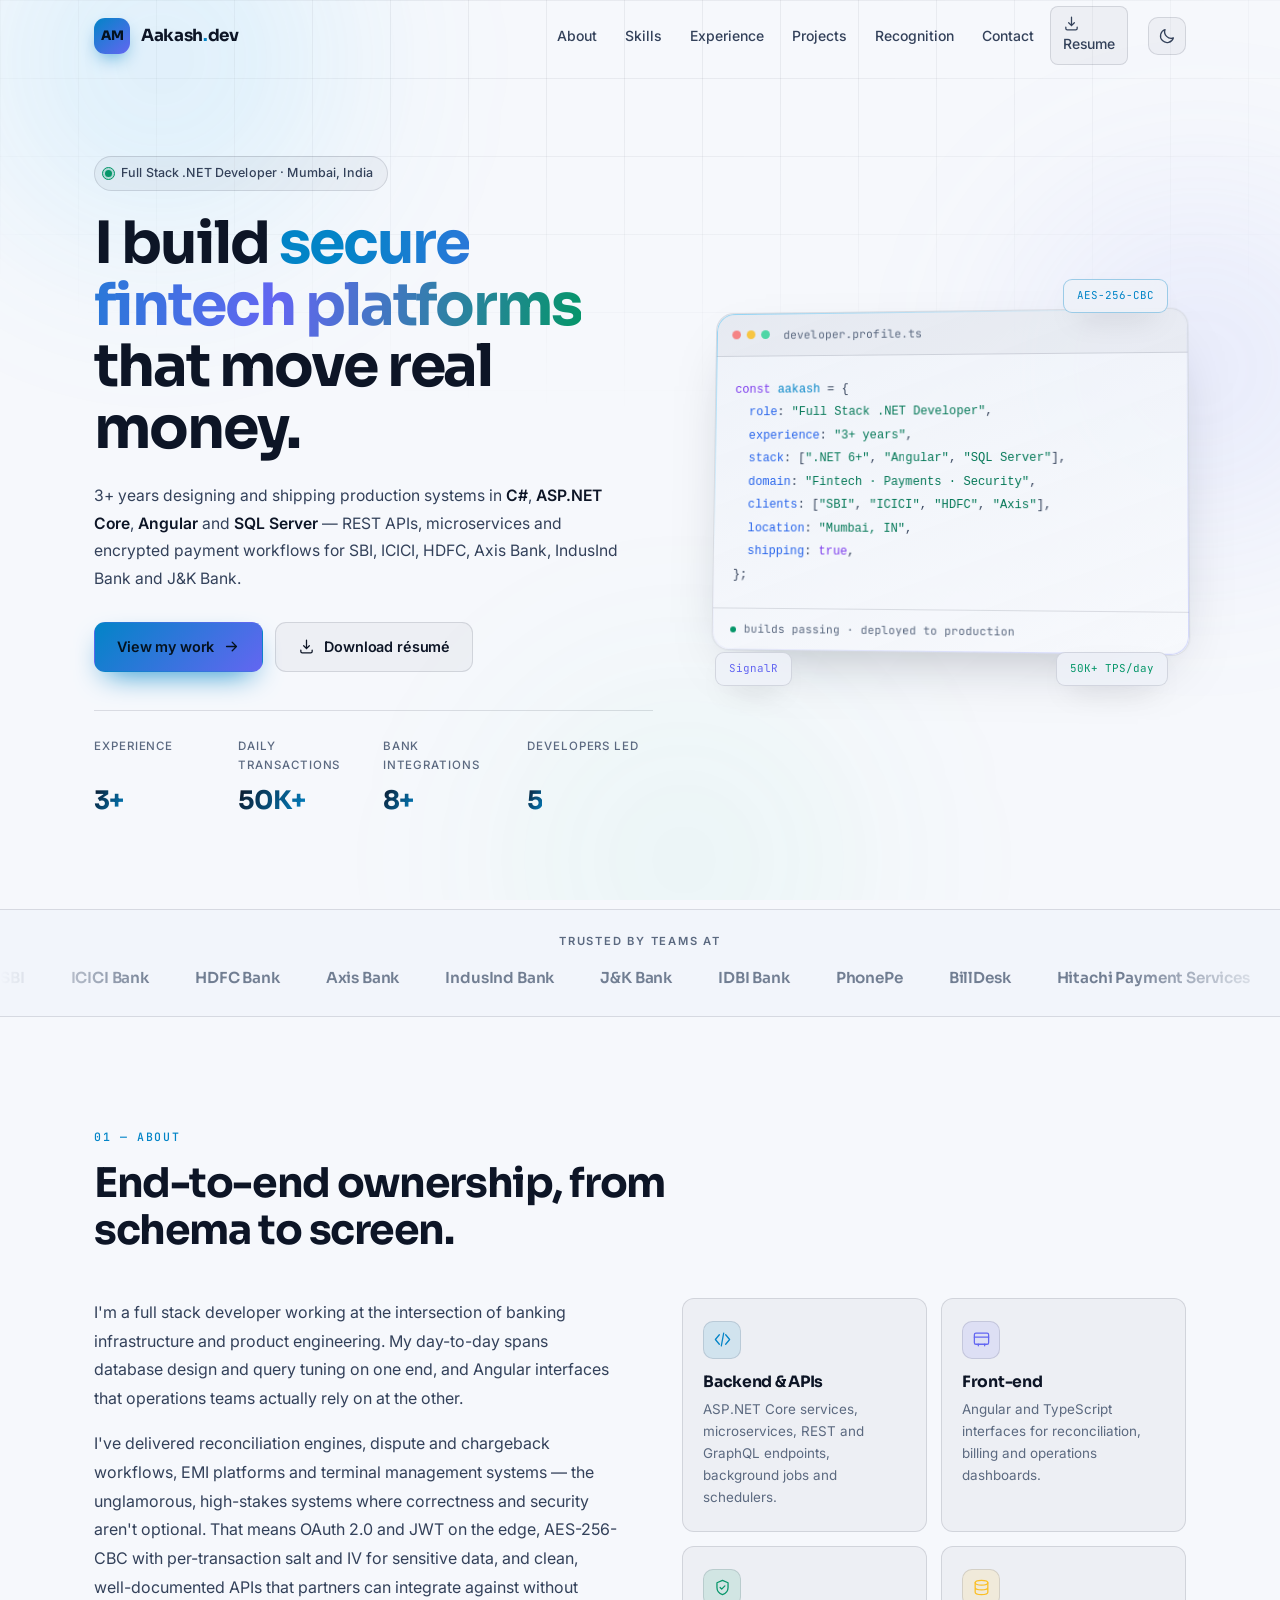
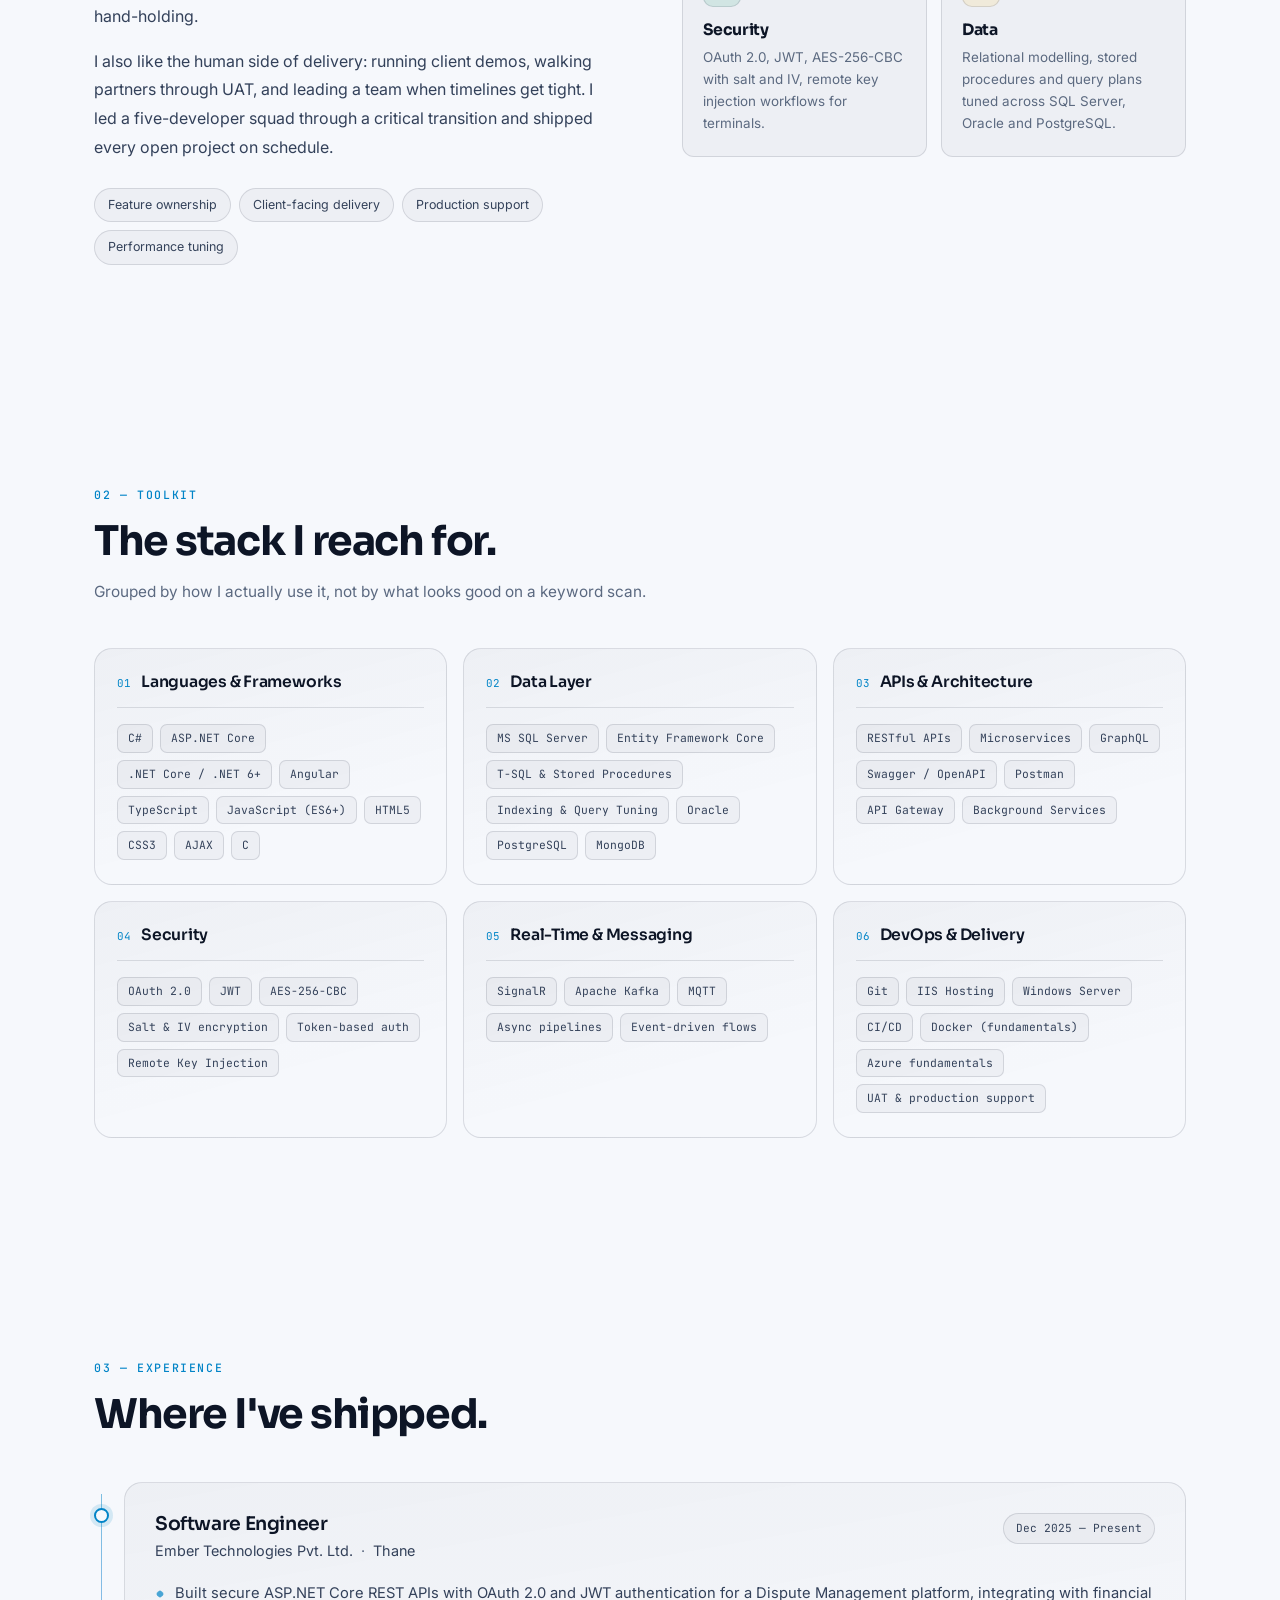
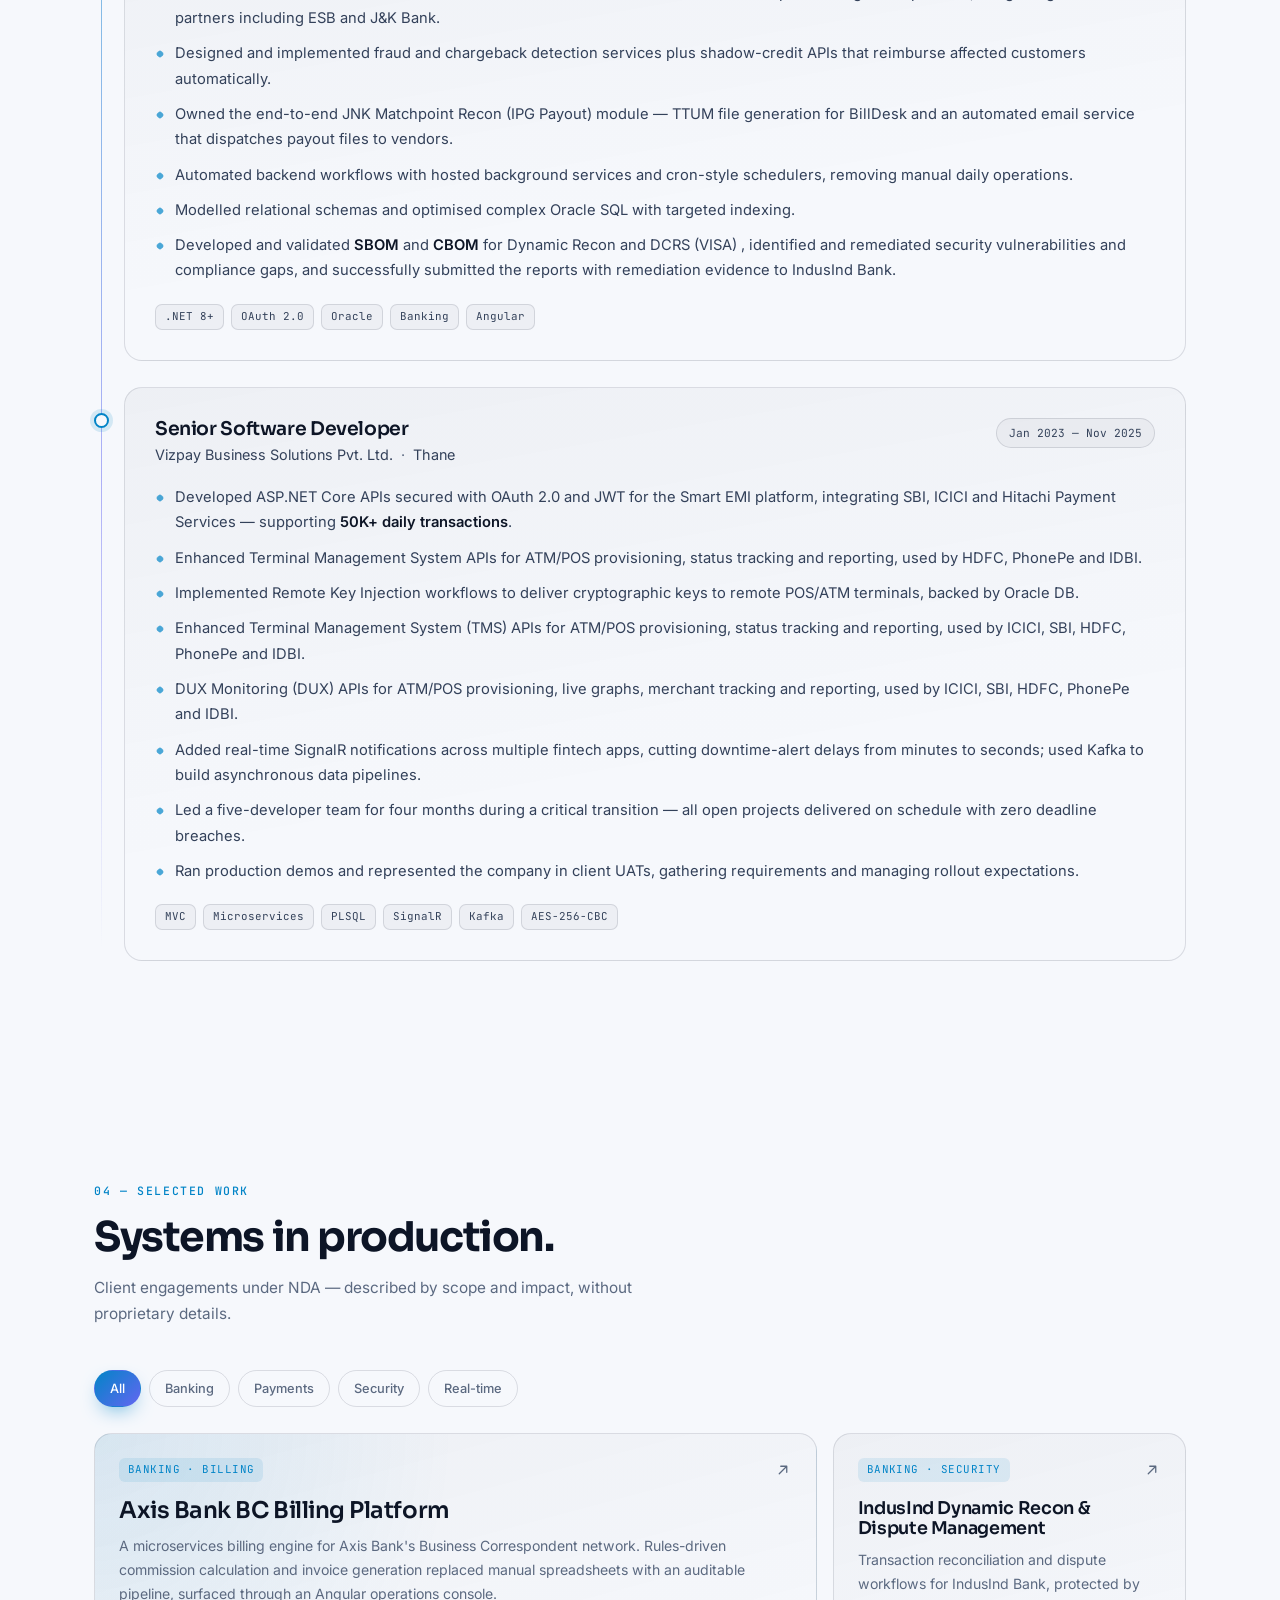
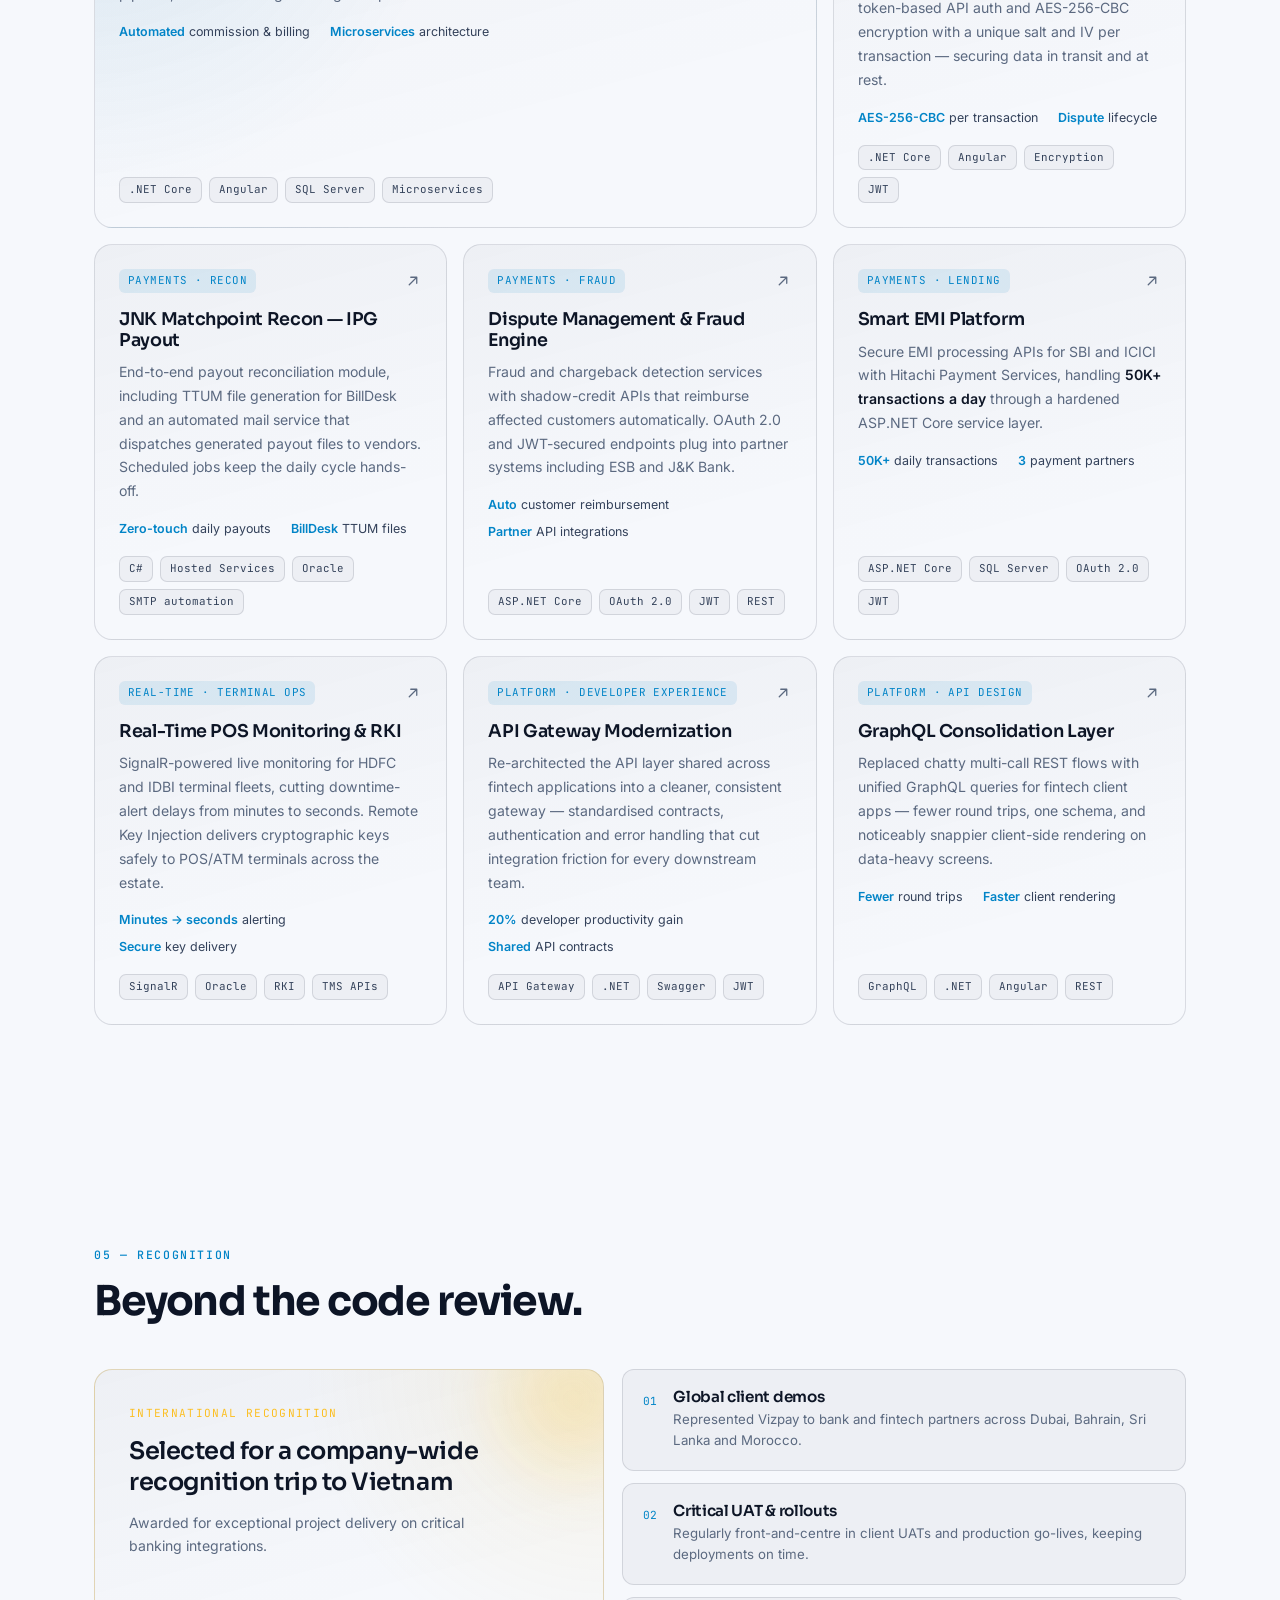
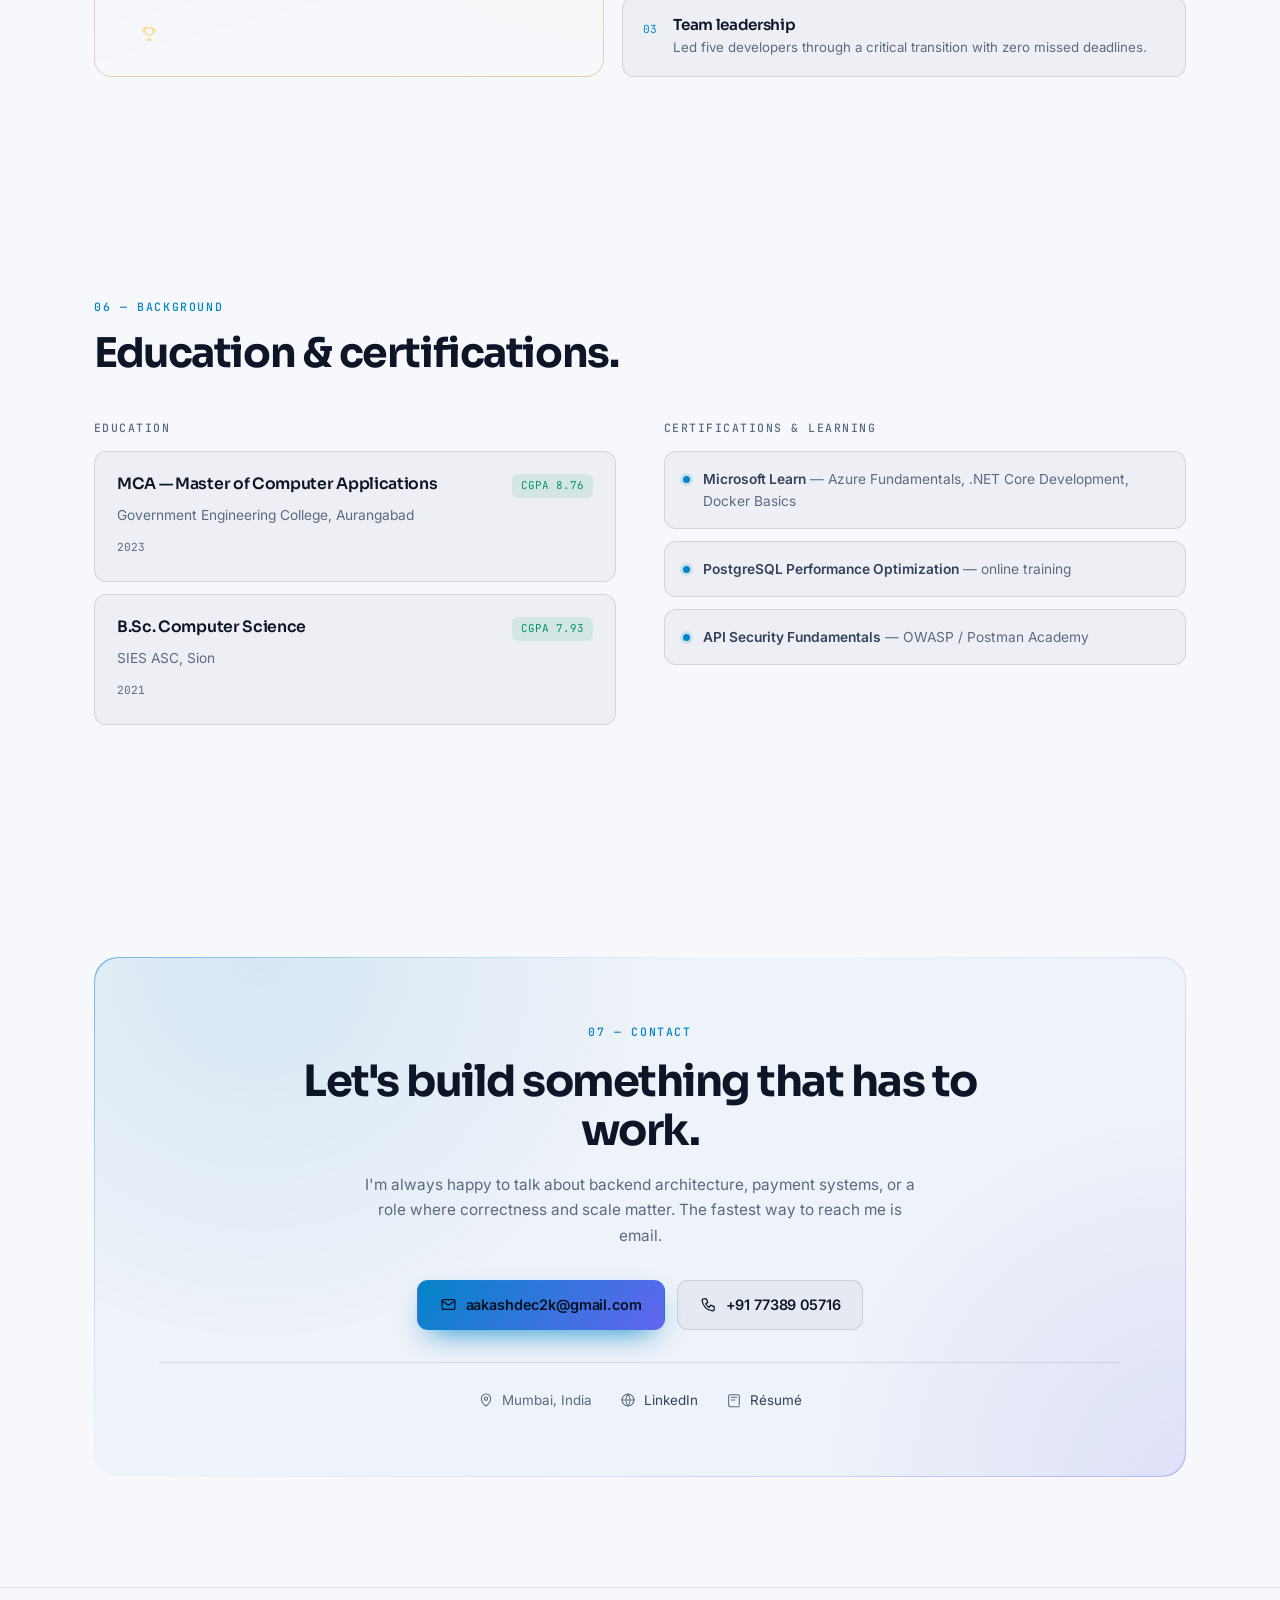
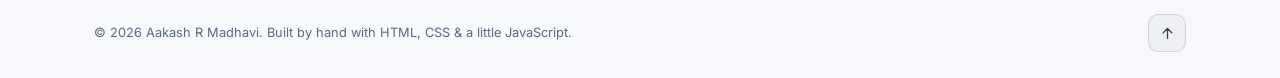
<file: index.html>
<!DOCTYPE html>
<html lang="en" data-theme="dark">
<head>
  <meta charset="UTF-8" />
  <meta name="viewport" content="width=device-width, initial-scale=1.0" />
  <title>Aakash R Madhavi — Full Stack .NET Developer</title>
  <meta name="description" content="Full Stack .NET Developer with 3+ years building secure, high-throughput fintech platforms with C#, ASP.NET Core, Angular and SQL Server for leading banks and payment networks." />
  <meta name="author" content="Aakash R Madhavi" />
  <meta name="theme-color" content="#060a12" />

  <!-- Open Graph / social preview -->
  <meta property="og:type" content="website" />
  <meta property="og:title" content="Aakash R Madhavi — Full Stack .NET Developer" />
  <meta property="og:description" content="Secure, scalable fintech platforms in .NET Core, Angular and SQL Server. Built for SBI, ICICI, HDFC, Axis, IndusInd and J&K Bank." />
  <meta name="twitter:card" content="summary_large_image" />

  <link rel="icon" href="data:image/svg+xml,<svg xmlns='http://www.w3.org/2000/svg' viewBox='0 0 100 100'><rect width='100' height='100' rx='24' fill='%23060a12'/><text x='50' y='68' font-family='Segoe UI,Arial' font-size='46' font-weight='700' fill='%2338bdf8' text-anchor='middle'>AM</text></svg>" />

  <link rel="preconnect" href="https://fonts.googleapis.com" />
  <link rel="preconnect" href="https://fonts.gstatic.com" crossorigin />
  <link href="https://fonts.googleapis.com/css2?family=Inter:wght@400;500;600;700&family=JetBrains+Mono:wght@400;500&family=Sora:wght@500;600;700;800&display=swap" rel="stylesheet" />

  <link rel="stylesheet" href="assets/css/style.css" />

  <script type="application/ld+json">
  {
    "@context": "https://schema.org",
    "@type": "Person",
    "name": "Aakash R Madhavi",
    "jobTitle": "Full Stack .NET Developer",
    "email": "mailto:aakashdec2k@gmail.com",
    "telephone": "+91-7738905716",
    "address": { "@type": "PostalAddress", "addressLocality": "Mumbai", "addressCountry": "IN" },
    "knowsAbout": ["C#", "ASP.NET Core", ".NET 6+", "Angular", "SQL Server", "Microservices", "REST APIs", "OAuth 2.0", "JWT", "SignalR", "Kafka"],
    "alumniOf": [
      { "@type": "CollegeOrUniversity", "name": "Government Engineering College, Aurangabad" },
      { "@type": "CollegeOrUniversity", "name": "SIES ASC, Sion" }
    ]
  }
  </script>
</head>
<body>
  <a class="skip-link" href="#main">Skip to content</a>

  <div class="bg-aurora" aria-hidden="true">
    <span class="blob blob-1"></span>
    <span class="blob blob-2"></span>
    <span class="blob blob-3"></span>
    <span class="grid-overlay"></span>
  </div>

  <header class="site-header" id="top">
    <nav class="nav container" aria-label="Primary">
      <a class="brand" href="#top" aria-label="Aakash Madhavi — home">
        <span class="brand-mark">AM</span>
        <span class="brand-text">Aakash<span class="dot">.</span>dev</span>
      </a>

      <button class="nav-toggle" id="navToggle" aria-label="Toggle navigation" aria-expanded="false" aria-controls="navLinks">
        <span></span><span></span><span></span>
      </button>

      <ul class="nav-links" id="navLinks">
        <li><a href="#about">About</a></li>
        <li><a href="#skills">Skills</a></li>
        <li><a href="#experience">Experience</a></li>
        <li><a href="#projects">Projects</a></li>
        <li><a href="#recognition">Recognition</a></li>
        <li><a href="#contact">Contact</a></li>
        <li>
          <a class="btn btn-sm btn-ghost" href="resume.html">
            <svg viewBox="0 0 24 24" aria-hidden="true"><path d="M12 3v12m0 0 4-4m-4 4-4-4M4 17v2a2 2 0 0 0 2 2h12a2 2 0 0 0 2-2v-2"/></svg>
            Resume
          </a>
        </li>
      </ul>

      <button class="theme-toggle" id="themeToggle" aria-label="Switch to light theme" title="Toggle theme">
        <svg class="icon-sun" viewBox="0 0 24 24" aria-hidden="true"><circle cx="12" cy="12" r="4.2"/><path d="M12 2v2.2M12 19.8V22M2 12h2.2M19.8 12H22M4.9 4.9l1.6 1.6M17.5 17.5l1.6 1.6M19.1 4.9l-1.6 1.6M6.5 17.5l-1.6 1.6"/></svg>
        <svg class="icon-moon" viewBox="0 0 24 24" aria-hidden="true"><path d="M20.5 14.6A8.7 8.7 0 0 1 9.4 3.5a8.8 8.8 0 1 0 11.1 11.1Z"/></svg>
      </button>
    </nav>
  </header>

  <main id="main">
    <!-- ================= HERO ================= -->
    <section class="hero container" aria-labelledby="hero-title">
      <div class="hero-copy">
        <p class="eyebrow reveal">
          <span class="status-dot" aria-hidden="true"></span>
          Full Stack .NET Developer · Mumbai, India
        </p>

        <h1 id="hero-title" class="reveal">
          I build <span class="grad-text">secure fintech platforms</span> that move real money.
        </h1>

        <p class="hero-lede reveal">
          3+ years designing and shipping production systems in <strong>C#</strong>,
          <strong>ASP.NET Core</strong>, <strong>Angular</strong> and <strong>SQL Server</strong> —
          REST APIs, microservices and encrypted payment workflows for SBI, ICICI, HDFC,
          Axis Bank, IndusInd Bank and J&amp;K Bank.
        </p>

        <div class="hero-actions reveal">
          <a class="btn btn-primary" href="#projects">
            View my work
            <svg viewBox="0 0 24 24" aria-hidden="true"><path d="M5 12h14m0 0-6-6m6 6-6 6"/></svg>
          </a>
          <a class="btn btn-ghost" href="Aakash_Madhavi_Resume_Updated.pdf" download>
            <svg viewBox="0 0 24 24" aria-hidden="true"><path d="M12 3v12m0 0 4-4m-4 4-4-4M4 17v2a2 2 0 0 0 2 2h12a2 2 0 0 0 2-2v-2"/></svg>
            Download résumé
          </a>
        </div>

        <dl class="hero-stats reveal">
          <div class="stat">
            <dt>Experience</dt>
            <dd><span class="counter" data-target="3" data-suffix="+">0</span></dd>
          </div>
          <div class="stat">
            <dt>Daily transactions</dt>
            <dd><span class="counter" data-target="50" data-suffix="K+">0</span></dd>
          </div>
          <div class="stat">
            <dt>Bank integrations</dt>
            <dd><span class="counter" data-target="8" data-suffix="+">0</span></dd>
          </div>
          <div class="stat">
            <dt>Developers led</dt>
            <dd><span class="counter" data-target="5" data-suffix="">0</span></dd>
          </div>
        </dl>
      </div>

      <div class="hero-visual reveal" aria-hidden="true">
        <div class="code-card">
          <div class="code-head">
            <span class="code-dots"><i></i><i></i><i></i></span>
            <span class="code-file">developer.profile.ts</span>
          </div>
          <pre class="code-body"><code><span class="tok-key">const</span> <span class="tok-var">aakash</span> = {
  <span class="tok-prop">role</span>: <span class="tok-str">"Full Stack .NET Developer"</span>,
  <span class="tok-prop">experience</span>: <span class="tok-str">"3+ years"</span>,
  <span class="tok-prop">stack</span>: [<span class="tok-str">".NET 6+"</span>, <span class="tok-str">"Angular"</span>, <span class="tok-str">"SQL Server"</span>],
  <span class="tok-prop">domain</span>: <span class="tok-str">"Fintech · Payments · Security"</span>,
  <span class="tok-prop">clients</span>: [<span class="tok-str">"SBI"</span>, <span class="tok-str">"ICICI"</span>, <span class="tok-str">"HDFC"</span>, <span class="tok-str">"Axis"</span>],
  <span class="tok-prop">location</span>: <span class="tok-str">"Mumbai, IN"</span>,
  <span class="tok-prop">shipping</span>: <span class="tok-key">true</span>,
};</code></pre>
          <div class="code-foot">
            <span class="pulse-dot"></span> builds passing · deployed to production
          </div>
        </div>

        <div class="floating-chip chip-a">AES-256-CBC</div>
        <div class="floating-chip chip-b">SignalR</div>
        <div class="floating-chip chip-c">50K+ TPS/day</div>
      </div>
    </section>

    <!-- ================= MARQUEE ================= -->
    <section class="marquee-wrap" aria-label="Clients and partners">
      <p class="marquee-label">Trusted by teams at</p>
      <div class="marquee">
        <ul class="marquee-track">
          <li>SBI</li><li>ICICI Bank</li><li>HDFC Bank</li><li>Axis Bank</li><li>IndusInd Bank</li>
          <li>J&amp;K Bank</li><li>IDBI Bank</li><li>PhonePe</li><li>BillDesk</li><li>Hitachi Payment Services</li>
          <li aria-hidden="true">SBI</li><li aria-hidden="true">ICICI Bank</li><li aria-hidden="true">HDFC Bank</li>
          <li aria-hidden="true">Axis Bank</li><li aria-hidden="true">IndusInd Bank</li><li aria-hidden="true">J&amp;K Bank</li>
          <li aria-hidden="true">IDBI Bank</li><li aria-hidden="true">PhonePe</li><li aria-hidden="true">BillDesk</li>
          <li aria-hidden="true">Hitachi Payment Services</li>
        </ul>
      </div>
    </section>

    <!-- ================= ABOUT ================= -->
    <section id="about" class="section container" aria-labelledby="about-title">
      <div class="section-head reveal">
        <p class="kicker">01 — About</p>
        <h2 id="about-title">End-to-end ownership, from schema to screen.</h2>
      </div>

      <div class="about-grid">
        <div class="about-copy reveal">
          <p>
            I'm a full stack developer working at the intersection of banking infrastructure and
            product engineering. My day-to-day spans database design and query tuning on one end,
            and Angular interfaces that operations teams actually rely on at the other.
          </p>
          <p>
            I've delivered reconciliation engines, dispute and chargeback workflows, EMI platforms
            and terminal management systems — the unglamorous, high-stakes systems where correctness
            and security aren't optional. That means OAuth 2.0 and JWT on the edge, AES-256-CBC with
            per-transaction salt and IV for sensitive data, and clean, well-documented APIs that
            partners can integrate against without hand-holding.
          </p>
          <p>
            I also like the human side of delivery: running client demos, walking partners through
            UAT, and leading a team when timelines get tight. I led a five-developer squad through a
            critical transition and shipped every open project on schedule.
          </p>

          <ul class="about-chips">
            <li>Feature ownership</li>
            <li>Client-facing delivery</li>
            <li>Production support</li>
            <li>Performance tuning</li>
          </ul>
        </div>

        <div class="about-cards">
          <article class="mini-card reveal">
            <div class="mini-icon icon-blue">
              <svg viewBox="0 0 24 24" aria-hidden="true"><path d="M8 6 3 12l5 6M16 6l5 6-5 6M13.5 4l-3 16"/></svg>
            </div>
            <h3>Backend &amp; APIs</h3>
            <p>ASP.NET Core services, microservices, REST and GraphQL endpoints, background jobs and schedulers.</p>
          </article>

          <article class="mini-card reveal">
            <div class="mini-icon icon-violet">
              <svg viewBox="0 0 24 24" aria-hidden="true"><rect x="3" y="4" width="18" height="14" rx="2"/><path d="M3 9h18M8 18v2m8-2v2"/></svg>
            </div>
            <h3>Front-end</h3>
            <p>Angular and TypeScript interfaces for reconciliation, billing and operations dashboards.</p>
          </article>

          <article class="mini-card reveal">
            <div class="mini-icon icon-green">
              <svg viewBox="0 0 24 24" aria-hidden="true"><path d="M12 3l7 3v6c0 4.2-2.9 7.6-7 9-4.1-1.4-7-4.8-7-9V6l7-3Z"/><path d="m9 12 2 2 4-4"/></svg>
            </div>
            <h3>Security</h3>
            <p>OAuth 2.0, JWT, AES-256-CBC with salt and IV, remote key injection workflows for terminals.</p>
          </article>

          <article class="mini-card reveal">
            <div class="mini-icon icon-amber">
              <svg viewBox="0 0 24 24" aria-hidden="true"><ellipse cx="12" cy="6" rx="8" ry="3"/><path d="M4 6v6c0 1.7 3.6 3 8 3s8-1.3 8-3V6M4 12v6c0 1.7 3.6 3 8 3s8-1.3 8-3v-6"/></svg>
            </div>
            <h3>Data</h3>
            <p>Relational modelling, stored procedures and query plans tuned across SQL Server, Oracle and PostgreSQL.</p>
          </article>
        </div>
      </div>
    </section>

    <!-- ================= SKILLS ================= -->
    <section id="skills" class="section container" aria-labelledby="skills-title">
      <div class="section-head reveal">
        <p class="kicker">02 — Toolkit</p>
        <h2 id="skills-title">The stack I reach for.</h2>
        <p class="section-sub">Grouped by how I actually use it, not by what looks good on a keyword scan.</p>
      </div>

      <div class="skills-grid">
        <article class="skill-card reveal">
          <header><span class="skill-index">01</span><h3>Languages &amp; Frameworks</h3></header>
          <ul class="tags">
            <li>C#</li><li>ASP.NET Core</li><li>.NET Core / .NET 6+</li><li>Angular</li>
            <li>TypeScript</li><li>JavaScript (ES6+)</li><li>HTML5</li><li>CSS3</li><li>AJAX</li><li>C</li>
          </ul>
        </article>

        <article class="skill-card reveal">
          <header><span class="skill-index">02</span><h3>Data Layer</h3></header>
          <ul class="tags">
            <li>MS SQL Server</li><li>Entity Framework Core</li><li>T-SQL &amp; Stored Procedures</li>
            <li>Indexing &amp; Query Tuning</li><li>Oracle</li><li>PostgreSQL</li><li>MongoDB</li>
          </ul>
        </article>

        <article class="skill-card reveal">
          <header><span class="skill-index">03</span><h3>APIs &amp; Architecture</h3></header>
          <ul class="tags">
            <li>RESTful APIs</li><li>Microservices</li><li>GraphQL</li><li>Swagger / OpenAPI</li>
            <li>Postman</li><li>API Gateway</li><li>Background Services</li>
          </ul>
        </article>

        <article class="skill-card reveal">
          <header><span class="skill-index">04</span><h3>Security</h3></header>
          <ul class="tags">
            <li>OAuth 2.0</li><li>JWT</li><li>AES-256-CBC</li><li>Salt &amp; IV encryption</li>
            <li>Token-based auth</li><li>Remote Key Injection</li>
          </ul>
        </article>

        <article class="skill-card reveal">
          <header><span class="skill-index">05</span><h3>Real-Time &amp; Messaging</h3></header>
          <ul class="tags">
            <li>SignalR</li><li>Apache Kafka</li><li>MQTT</li><li>Async pipelines</li><li>Event-driven flows</li>
          </ul>
        </article>

        <article class="skill-card reveal">
          <header><span class="skill-index">06</span><h3>DevOps &amp; Delivery</h3></header>
          <ul class="tags">
            <li>Git</li><li>IIS Hosting</li><li>Windows Server</li><li>CI/CD</li>
            <li>Docker (fundamentals)</li><li>Azure fundamentals</li><li>UAT &amp; production support</li>
          </ul>
        </article>
      </div>
    </section>

    <!-- ================= EXPERIENCE ================= -->
    <section id="experience" class="section container" aria-labelledby="exp-title">
      <div class="section-head reveal">
        <p class="kicker">03 — Experience</p>
        <h2 id="exp-title">Where I've shipped.</h2>
      </div>

      <ol class="timeline">
        <li class="timeline-item reveal">
          <div class="timeline-dot" aria-hidden="true"></div>
          <div class="timeline-card">
            <div class="timeline-top">
              <div>
                <h3>Software Engineer</h3>
                <p class="company">Ember Technologies Pvt. Ltd. <span class="sep">·</span> Thane</p>
              </div>
              <span class="period">Dec 2025 — Present</span>
            </div>
            <ul class="bullet-list">
              <li>Built secure ASP.NET Core REST APIs with OAuth 2.0 and JWT authentication for a Dispute Management platform, integrating with financial partners including ESB and J&amp;K Bank.</li>
              <li>Designed and implemented fraud and chargeback detection services plus shadow-credit APIs that reimburse affected customers automatically.</li>
              <li>Owned the end-to-end JNK Matchpoint Recon (IPG Payout) module — TTUM file generation for BillDesk and an automated email service that dispatches payout files to vendors.</li>
              <li>Automated backend workflows with hosted background services and cron-style schedulers, removing manual daily operations.</li>
              <li>Modelled relational schemas and optimised complex Oracle SQL with targeted indexing.</li>
              <li>Developed and validated <strong>SBOM</strong> and <strong>CBOM</strong> for Dynamic Recon and DCRS (VISA) , identified and remediated security vulnerabilities and compliance gaps, and successfully submitted the reports with remediation evidence to IndusInd Bank.</li>
            </ul>
            <ul class="tags tags-sm">
              <li>.NET 8+</li><li>OAuth 2.0</li><li>Oracle</li><li>Banking</li><li>Angular</li>
            </ul>
          </div>
        </li>

        <li class="timeline-item reveal">
          <div class="timeline-dot" aria-hidden="true"></div>
          <div class="timeline-card">
            <div class="timeline-top">
              <div>
                <h3>Senior Software Developer</h3>
                <p class="company">Vizpay Business Solutions Pvt. Ltd. <span class="sep">·</span> Thane</p>
              </div>
              <span class="period">Jan 2023 — Nov 2025</span>
            </div>
            <ul class="bullet-list">
              <li>Developed ASP.NET Core APIs secured with OAuth 2.0 and JWT for the Smart EMI platform, integrating SBI, ICICI and Hitachi Payment Services — supporting <strong>50K+ daily transactions</strong>.</li>
              <li>Enhanced Terminal Management System APIs for ATM/POS provisioning, status tracking and reporting, used by HDFC, PhonePe and IDBI.</li>
              <li>Implemented Remote Key Injection workflows to deliver cryptographic keys to remote POS/ATM terminals, backed by Oracle DB.</li>
              <li>Enhanced Terminal Management System (TMS) APIs for ATM/POS provisioning, status tracking and reporting, used by ICICI, SBI, HDFC, PhonePe and IDBI.</li>
              <li>DUX Monitoring (DUX) APIs for ATM/POS provisioning, live graphs, merchant tracking and reporting, used by ICICI, SBI, HDFC, PhonePe and IDBI.</li>
              <li>Added real-time SignalR notifications across multiple fintech apps, cutting downtime-alert delays from minutes to seconds; used Kafka to build asynchronous data pipelines.</li>
              <li>Led a five-developer team for four months during a critical transition — all open projects delivered on schedule with zero deadline breaches.</li>
              <li>Ran production demos and represented the company in client UATs, gathering requirements and managing rollout expectations.</li>
            </ul>
            <ul class="tags tags-sm">
              <li>MVC</li><li>Microservices</li><li>PLSQL</li><li>SignalR</li><li>Kafka</li><li>AES-256-CBC</li>
            </ul>
          </div>
        </li>
      </ol>
    </section>

    <!-- ================= PROJECTS ================= -->
    <section id="projects" class="section container" aria-labelledby="projects-title">
      <div class="section-head reveal">
        <p class="kicker">04 — Selected work</p>
        <h2 id="projects-title">Systems in production.</h2>
        <p class="section-sub">Client engagements under NDA — described by scope and impact, without proprietary details.</p>
      </div>

      <div class="filter-bar reveal" role="group" aria-label="Filter projects">
        <button class="filter is-active" data-filter="all">All</button>
        <button class="filter" data-filter="banking">Banking</button>
        <button class="filter" data-filter="payments">Payments</button>
        <button class="filter" data-filter="security">Security</button>
        <button class="filter" data-filter="realtime">Real-time</button>
      </div>

      <div class="project-grid" id="projectGrid">
        <article class="project-card is-featured reveal" data-cat="banking">
          <div class="project-top">
            <span class="project-badge">Banking · Billing</span>
            <svg class="project-arrow" viewBox="0 0 24 24" aria-hidden="true"><path d="M7 17 17 7m0 0H9m8 0v8"/></svg>
          </div>
          <h3>Axis Bank BC Billing Platform</h3>
          <p>
            A microservices billing engine for Axis Bank's Business Correspondent network.
            Rules-driven commission calculation and invoice generation replaced manual
            spreadsheets with an auditable pipeline, surfaced through an Angular operations console.
          </p>
          <div class="project-impact">
            <span><strong>Automated</strong> commission &amp; billing</span>
            <span><strong>Microservices</strong> architecture</span>
          </div>
          <ul class="tags tags-sm">
            <li>.NET Core</li><li>Angular</li><li>SQL Server</li><li>Microservices</li>
          </ul>
        </article>

        <article class="project-card reveal" data-cat="banking security">
          <div class="project-top">
            <span class="project-badge">Banking · Security</span>
            <svg class="project-arrow" viewBox="0 0 24 24" aria-hidden="true"><path d="M7 17 17 7m0 0H9m8 0v8"/></svg>
          </div>
          <h3>IndusInd Dynamic Recon &amp; Dispute Management</h3>
          <p>
            Transaction reconciliation and dispute workflows for IndusInd Bank, protected by
            token-based API auth and AES-256-CBC encryption with a unique salt and IV per
            transaction — securing data in transit and at rest.
          </p>
          <div class="project-impact">
            <span><strong>AES-256-CBC</strong> per transaction</span>
            <span><strong>Dispute</strong> lifecycle</span>
          </div>
          <ul class="tags tags-sm">
            <li>.NET Core</li><li>Angular</li><li>Encryption</li><li>JWT</li>
          </ul>
        </article>

        <article class="project-card reveal" data-cat="payments">
          <div class="project-top">
            <span class="project-badge">Payments · Recon</span>
            <svg class="project-arrow" viewBox="0 0 24 24" aria-hidden="true"><path d="M7 17 17 7m0 0H9m8 0v8"/></svg>
          </div>
          <h3>JNK Matchpoint Recon — IPG Payout</h3>
          <p>
            End-to-end payout reconciliation module, including TTUM file generation for BillDesk
            and an automated mail service that dispatches generated payout files to vendors.
            Scheduled jobs keep the daily cycle hands-off.
          </p>
          <div class="project-impact">
            <span><strong>Zero-touch</strong> daily payouts</span>
            <span><strong>BillDesk</strong> TTUM files</span>
          </div>
          <ul class="tags tags-sm">
            <li>C#</li><li>Hosted Services</li><li>Oracle</li><li>SMTP automation</li>
          </ul>
        </article>

        <article class="project-card reveal" data-cat="payments security">
          <div class="project-top">
            <span class="project-badge">Payments · Fraud</span>
            <svg class="project-arrow" viewBox="0 0 24 24" aria-hidden="true"><path d="M7 17 17 7m0 0H9m8 0v8"/></svg>
          </div>
          <h3>Dispute Management &amp; Fraud Engine</h3>
          <p>
            Fraud and chargeback detection services with shadow-credit APIs that reimburse
            affected customers automatically. OAuth 2.0 and JWT-secured endpoints plug into
            partner systems including ESB and J&amp;K Bank.
          </p>
          <div class="project-impact">
            <span><strong>Auto</strong> customer reimbursement</span>
            <span><strong>Partner</strong> API integrations</span>
          </div>
          <ul class="tags tags-sm">
            <li>ASP.NET Core</li><li>OAuth 2.0</li><li>JWT</li><li>REST</li>
          </ul>
        </article>

        <article class="project-card reveal" data-cat="payments">
          <div class="project-top">
            <span class="project-badge">Payments · Lending</span>
            <svg class="project-arrow" viewBox="0 0 24 24" aria-hidden="true"><path d="M7 17 17 7m0 0H9m8 0v8"/></svg>
          </div>
          <h3>Smart EMI Platform</h3>
          <p>
            Secure EMI processing APIs for SBI and ICICI with Hitachi Payment Services,
            handling <strong>50K+ transactions a day</strong> through a hardened ASP.NET Core
            service layer.
          </p>
          <div class="project-impact">
            <span><strong>50K+</strong> daily transactions</span>
            <span><strong>3</strong> payment partners</span>
          </div>
          <ul class="tags tags-sm">
            <li>ASP.NET Core</li><li>SQL Server</li><li>OAuth 2.0</li><li>JWT</li>
          </ul>
        </article>

        <article class="project-card reveal" data-cat="realtime security">
          <div class="project-top">
            <span class="project-badge">Real-time · Terminal ops</span>
            <svg class="project-arrow" viewBox="0 0 24 24" aria-hidden="true"><path d="M7 17 17 7m0 0H9m8 0v8"/></svg>
          </div>
          <h3>Real-Time POS Monitoring &amp; RKI</h3>
          <p>
            SignalR-powered live monitoring for HDFC and IDBI terminal fleets, cutting
            downtime-alert delays from minutes to seconds. Remote Key Injection delivers
            cryptographic keys safely to POS/ATM terminals across the estate.
          </p>
          <div class="project-impact">
            <span><strong>Minutes → seconds</strong> alerting</span>
            <span><strong>Secure</strong> key delivery</span>
          </div>
          <ul class="tags tags-sm">
            <li>SignalR</li><li>Oracle</li><li>RKI</li><li>TMS APIs</li>
          </ul>
        </article>

        <article class="project-card reveal" data-cat="banking">
          <div class="project-top">
            <span class="project-badge">Platform · Developer experience</span>
            <svg class="project-arrow" viewBox="0 0 24 24" aria-hidden="true"><path d="M7 17 17 7m0 0H9m8 0v8"/></svg>
          </div>
          <h3>API Gateway Modernization</h3>
          <p>
            Re-architected the API layer shared across fintech applications into a cleaner,
            consistent gateway — standardised contracts, authentication and error handling
            that cut integration friction for every downstream team.
          </p>
          <div class="project-impact">
            <span><strong>20%</strong> developer productivity gain</span>
            <span><strong>Shared</strong> API contracts</span>
          </div>
          <ul class="tags tags-sm">
            <li>API Gateway</li><li>.NET</li><li>Swagger</li><li>JWT</li>
          </ul>
        </article>

        <article class="project-card reveal" data-cat="banking payments">
          <div class="project-top">
            <span class="project-badge">Platform · API design</span>
            <svg class="project-arrow" viewBox="0 0 24 24" aria-hidden="true"><path d="M7 17 17 7m0 0H9m8 0v8"/></svg>
          </div>
          <h3>GraphQL Consolidation Layer</h3>
          <p>
            Replaced chatty multi-call REST flows with unified GraphQL queries for fintech
            client apps — fewer round trips, one schema, and noticeably snappier client-side
            rendering on data-heavy screens.
          </p>
          <div class="project-impact">
            <span><strong>Fewer</strong> round trips</span>
            <span><strong>Faster</strong> client rendering</span>
          </div>
          <ul class="tags tags-sm">
            <li>GraphQL</li><li>.NET</li><li>Angular</li><li>REST</li>
          </ul>
        </article>
      </div>
    </section>

    <!-- ================= RECOGNITION ================= -->
    <section id="recognition" class="section container" aria-labelledby="rec-title">
      <div class="section-head reveal">
        <p class="kicker">05 — Recognition</p>
        <h2 id="rec-title">Beyond the code review.</h2>
      </div>

      <div class="recognition-grid">
        <article class="award-card reveal">
          <div class="award-glow" aria-hidden="true"></div>
          <span class="award-eyebrow">International recognition</span>
          <h3>Selected for a company-wide recognition trip to Vietnam</h3>
          <p>Awarded for exceptional project delivery on critical banking integrations.</p>
          <svg class="award-icon" viewBox="0 0 24 24" aria-hidden="true"><path d="M8 21h8m-4-4v4M6 3h12v5a6 6 0 0 1-12 0V3Z"/><path d="M18 5h2a2 2 0 0 1 0 4h-1M6 5H4a2 2 0 0 0 0 4h1"/></svg>
        </article>

        <div class="recognition-side">
          <article class="recog-item reveal">
            <span class="recog-num">01</span>
            <div>
              <h3>Global client demos</h3>
              <p>Represented Vizpay to bank and fintech partners across Dubai, Bahrain, Sri Lanka and Morocco.</p>
            </div>
          </article>
          <article class="recog-item reveal">
            <span class="recog-num">02</span>
            <div>
              <h3>Critical UAT &amp; rollouts</h3>
              <p>Regularly front-and-centre in client UATs and production go-lives, keeping deployments on time.</p>
            </div>
          </article>
          <article class="recog-item reveal">
            <span class="recog-num">03</span>
            <div>
              <h3>Team leadership</h3>
              <p>Led five developers through a critical transition with zero missed deadlines.</p>
            </div>
          </article>
        </div>
      </div>
    </section>

    <!-- ================= EDUCATION ================= -->
    <section id="education" class="section container" aria-labelledby="edu-title">
      <div class="section-head reveal">
        <p class="kicker">06 — Background</p>
        <h2 id="edu-title">Education &amp; certifications.</h2>
      </div>

      <div class="edu-grid">
        <div class="edu-col">
          <h3 class="col-title">Education</h3>
          <article class="edu-card reveal">
            <div class="edu-top">
              <h4>MCA — Master of Computer Applications</h4>
              <span class="cgpa">CGPA 8.76</span>
            </div>
            <p>Government Engineering College, Aurangabad</p>
            <span class="edu-year">2023</span>
          </article>
          <article class="edu-card reveal">
            <div class="edu-top">
              <h4>B.Sc. Computer Science</h4>
              <span class="cgpa">CGPA 7.93</span>
            </div>
            <p>SIES ASC, Sion</p>
            <span class="edu-year">2021</span>
          </article>
        </div>

        <div class="edu-col">
          <h3 class="col-title">Certifications &amp; learning</h3>
          <ul class="cert-list reveal">
            <li>
              <span class="cert-dot"></span>
              <div><strong>Microsoft Learn</strong> — Azure Fundamentals, .NET Core Development, Docker Basics</div>
            </li>
            <li>
              <span class="cert-dot"></span>
              <div><strong>PostgreSQL Performance Optimization</strong> — online training</div>
            </li>
            <li>
              <span class="cert-dot"></span>
              <div><strong>API Security Fundamentals</strong> — OWASP / Postman Academy</div>
            </li>
          </ul>
        </div>
      </div>
    </section>

    <!-- ================= CONTACT ================= -->
    <section id="contact" class="section container" aria-labelledby="contact-title">
      <div class="contact-card reveal">
        <div class="contact-inner">
          <p class="kicker">07 — Contact</p>
          <h2 id="contact-title">Let's build something that has to work.</h2>
          <p class="contact-lede">
            I'm always happy to talk about backend architecture, payment systems, or a role where
            correctness and scale matter. The fastest way to reach me is email.
          </p>

          <div class="contact-actions">
            <a class="btn btn-primary" href="mailto:aakashdec2k@gmail.com">
              <svg viewBox="0 0 24 24" aria-hidden="true"><rect x="3" y="5" width="18" height="14" rx="2"/><path d="m3 7 9 6 9-6"/></svg>
              aakashdec2k@gmail.com
            </a>
            <a class="btn btn-ghost" href="tel:+917738905716">
              <svg viewBox="0 0 24 24" aria-hidden="true"><path d="M5 4h4l2 5-3 2a12 12 0 0 0 5 5l2-3 5 2v4a2 2 0 0 1-2 2A16 16 0 0 1 3 6a2 2 0 0 1 2-2Z"/></svg>
              +91 77389 05716
            </a>
          </div>

          <ul class="contact-meta">
            <li>
              <svg viewBox="0 0 24 24" aria-hidden="true"><path d="M12 21s7-5.5 7-11a7 7 0 1 0-14 0c0 5.5 7 11 7 11Z"/><circle cx="12" cy="10" r="2.5"/></svg>
              Mumbai, India
            </li>
            <li>
              <svg viewBox="0 0 24 24" aria-hidden="true"><circle cx="12" cy="12" r="9"/><path d="M3 12h18M12 3a15 15 0 0 1 0 18a15 15 0 0 1 0-18Z"/></svg>
              <!-- TODO: replace with your full LinkedIn profile URL -->
              <a href="https://www.linkedin.com/in/" target="_blank" rel="noopener noreferrer">LinkedIn</a>
            </li>
            <li>
              <svg viewBox="0 0 24 24" aria-hidden="true"><path d="M4 19.5V6a2 2 0 0 1 2-2h12a2 2 0 0 1 2 2v13.5"/><path d="M4 19.5A2.5 2.5 0 0 0 6.5 22H20M8 8h8M8 12h5"/></svg>
              <a href="resume.html">Résumé</a>
            </li>
          </ul>
        </div>
      </div>
    </section>
  </main>

  <footer class="site-footer">
    <div class="container footer-inner">
      <p>© <span id="year">2026</span> Aakash R Madhavi. Built by hand with HTML, CSS &amp; a little JavaScript.</p>
      <a class="to-top" href="#top" aria-label="Back to top">
        <svg viewBox="0 0 24 24" aria-hidden="true"><path d="M12 19V5m0 0-6 6m6-6 6 6"/></svg>
      </a>
    </div>
  </footer>

  <script src="assets/js/main.js" defer></script>
</body>
</html>
</file>
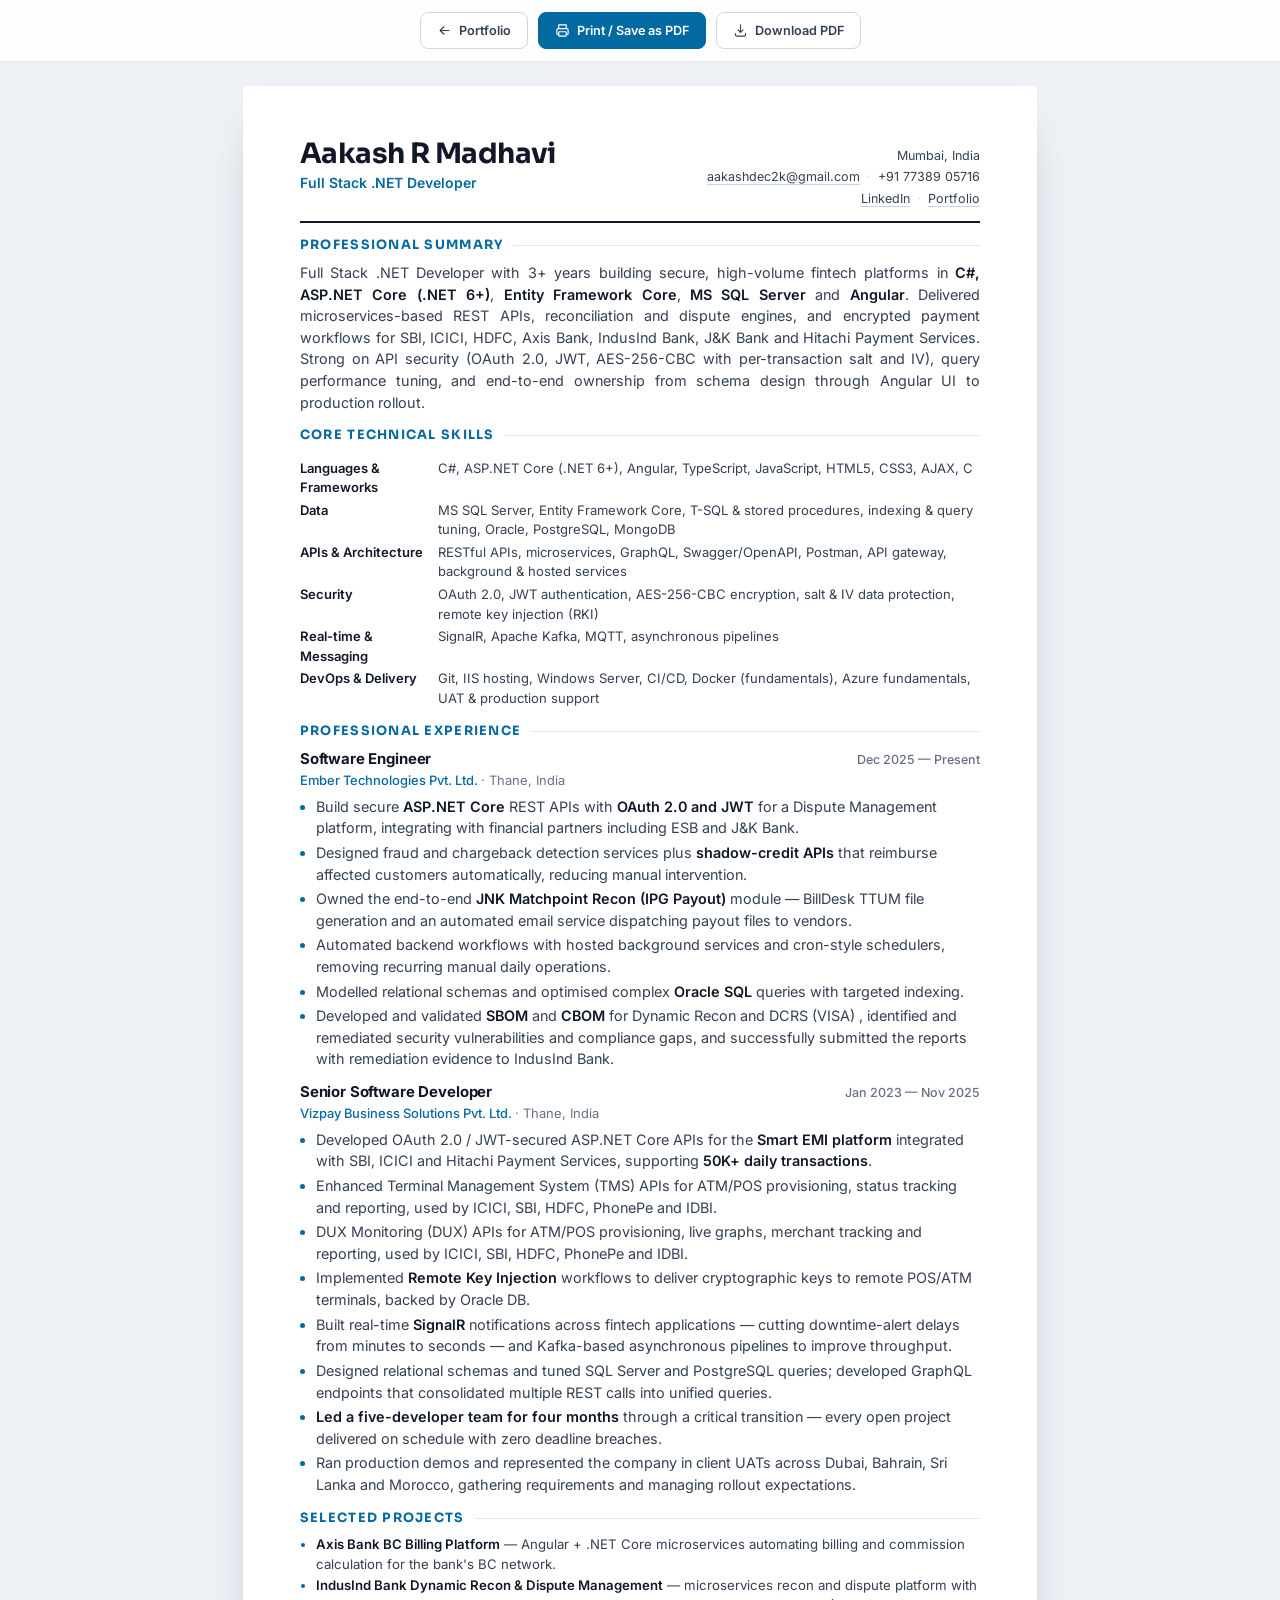
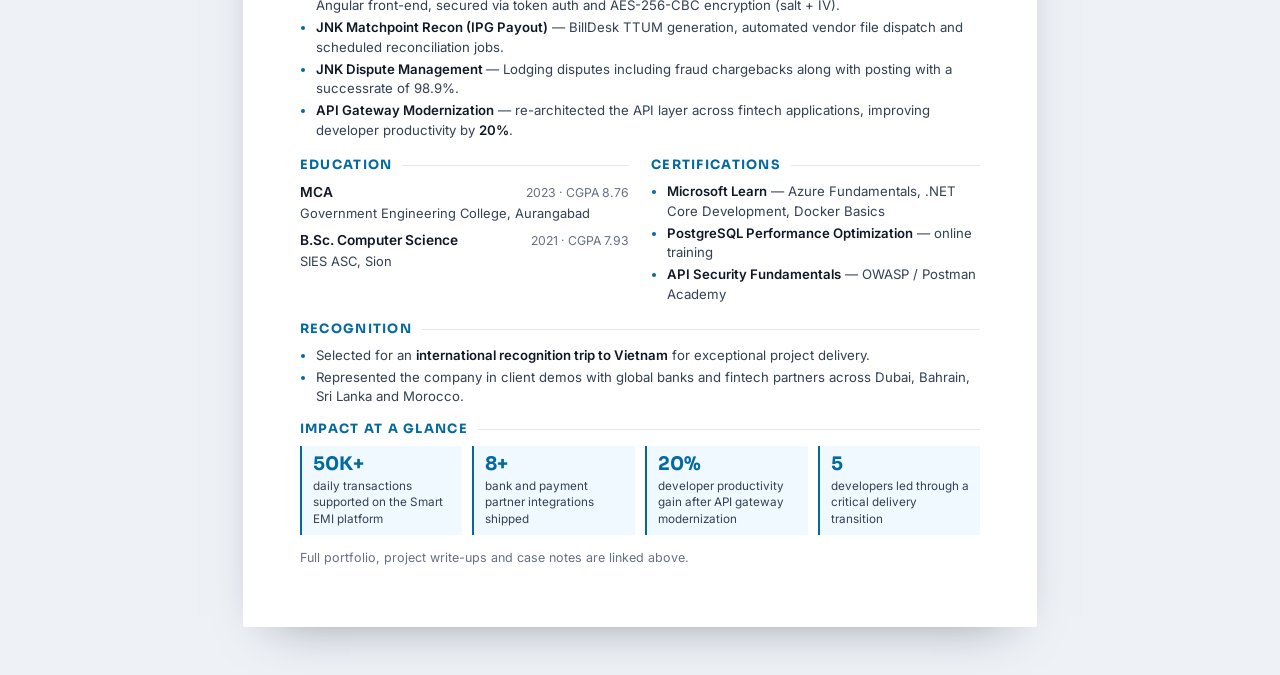
<file: resume.html>
<!DOCTYPE html>
<html lang="en">
<head>
  <meta charset="UTF-8" />
  <meta name="viewport" content="width=device-width, initial-scale=1.0" />
  <title>Aakash R Madhavi — Resume</title>
  <meta name="description" content="Résumé of Aakash R Madhavi, Full Stack .NET Developer — C#, ASP.NET Core, Angular, SQL Server, fintech platforms." />
  <link rel="preconnect" href="https://fonts.googleapis.com" />
  <link rel="preconnect" href="https://fonts.gstatic.com" crossorigin />
  <link href="https://fonts.googleapis.com/css2?family=Inter:wght@400;500;600;700&family=Sora:wght@600;700&display=swap" rel="stylesheet" />

  <style>
    :root {
      --ink: #101828;
      --ink-soft: #344054;
      --muted: #667085;
      --rule: #e4e7ec;
      --accent: #0369a1;
      --accent-soft: #f0f9ff;
    }

    * { box-sizing: border-box; }

    body {
      margin: 0;
      background: #eef1f6;
      color: var(--ink);
      font-family: "Inter", -apple-system, "Segoe UI", Arial, sans-serif;
      font-size: 10.8pt;
      line-height: 1.5;
      -webkit-font-smoothing: antialiased;
    }

    /* ---------- Screen toolbar ---------- */
    .toolbar {
      position: sticky;
      top: 0;
      z-index: 10;
      display: flex;
      flex-wrap: wrap;
      align-items: center;
      justify-content: center;
      gap: 10px;
      padding: 12px 18px;
      background: rgba(255, 255, 255, 0.9);
      backdrop-filter: blur(10px);
      border-bottom: 1px solid var(--rule);
    }
    .toolbar a,
    .toolbar button {
      display: inline-flex;
      align-items: center;
      gap: 7px;
      padding: 8px 16px;
      border: 1px solid #cfd6e4;
      border-radius: 8px;
      background: #fff;
      color: var(--ink-soft);
      font: inherit;
      font-size: 9.5pt;
      font-weight: 600;
      text-decoration: none;
      cursor: pointer;
      transition: border-color 0.2s ease, color 0.2s ease;
    }
    .toolbar a:hover,
    .toolbar button:hover { border-color: var(--accent); color: var(--accent); }
    .toolbar .primary {
      background: var(--accent);
      border-color: var(--accent);
      color: #fff;
    }
    .toolbar .primary:hover { background: #075985; color: #fff; }
    .toolbar svg { width: 15px; height: 15px; fill: none; stroke: currentColor; stroke-width: 1.8; stroke-linecap: round; stroke-linejoin: round; }

    /* ---------- Sheet ---------- */
    .sheet {
      width: 210mm;
      max-width: calc(100% - 32px);
      margin: 24px auto 48px;
      padding: 14mm 15mm;
      background: #fff;
      box-shadow: 0 20px 50px -30px rgba(16, 24, 40, 0.5);
      border-radius: 2px;
    }

    header.resume-head {
      display: flex;
      justify-content: space-between;
      align-items: flex-start;
      gap: 22px;
      padding-bottom: 12px;
      border-bottom: 2px solid var(--ink);
    }
    .resume-head h1 {
      margin: 0 0 2px;
      font-family: "Sora", "Inter", sans-serif;
      font-size: 21pt;
      font-weight: 700;
      letter-spacing: -0.02em;
      line-height: 1.1;
    }
    .resume-head .role {
      margin: 0;
      font-size: 10.5pt;
      font-weight: 600;
      color: var(--accent);
    }
    .contact {
      margin: 6px 0 0;
      font-size: 9.4pt;
      color: var(--ink-soft);
      line-height: 1.7;
      text-align: right;
    }
    .contact a { color: inherit; text-decoration: none; border-bottom: 1px solid #cbd5e1; }
    .contact span.sep { color: #d0d5dd; padding-inline: 3px; }

    /* ---------- Sections ---------- */
    section { margin-top: 13px; }

    h2 {
      margin: 0 0 7px;
      font-family: "Sora", "Inter", sans-serif;
      font-size: 9.6pt;
      font-weight: 700;
      letter-spacing: 0.1em;
      text-transform: uppercase;
      color: var(--accent);
      display: flex;
      align-items: center;
      gap: 10px;
    }
    h2::after {
      content: "";
      flex: 1;
      height: 1px;
      background: var(--rule);
    }

    p { margin: 0 0 6px; }
    .summary { color: var(--ink-soft); text-align: justify; }

    .skills { display: grid; gap: 3px; font-size: 9.8pt; }
    .skills div { display: grid; grid-template-columns: 128px 1fr; gap: 10px; }
    .skills dt { font-weight: 600; color: var(--ink); }
    .skills dd { margin: 0; color: var(--ink-soft); }

    .job { margin-bottom: 11px; break-inside: avoid; }
    .job:last-child { margin-bottom: 0; }
    .job-top { display: flex; justify-content: space-between; align-items: baseline; gap: 14px; }
    .job-top h3 { margin: 0; font-size: 11.2pt; font-weight: 700; letter-spacing: -0.01em; }
    .job-top .dates { font-size: 9.4pt; font-weight: 500; color: var(--muted); white-space: nowrap; }
    .job-sub { margin: 1px 0 5px; font-size: 9.7pt; font-weight: 500; color: var(--accent); }
    .job-sub .loc { color: var(--muted); font-weight: 400; }

    ul { margin: 0; padding-left: 16px; }
    li { margin-bottom: 3px; color: var(--ink-soft); }
    li::marker { color: var(--accent); }
    strong { color: var(--ink); font-weight: 600; }

    .two-col { display: grid; grid-template-columns: 1fr 1fr; gap: 22px; }

    .entry { margin-bottom: 7px; break-inside: avoid; }
    .entry:last-child { margin-bottom: 0; }
    .entry-top { display: flex; justify-content: space-between; gap: 10px; align-items: baseline; }
    .entry-top h3 { margin: 0; font-size: 10.3pt; font-weight: 600; }
    .entry-top span { font-size: 9.2pt; color: var(--muted); white-space: nowrap; }
    .entry p { margin: 1px 0 0; font-size: 9.7pt; color: var(--ink-soft); }

    .compact li { margin-bottom: 2px; font-size: 9.9pt; }
    .note { font-size: 9.4pt; color: var(--muted); }

    .impact {
      display: grid;
      grid-template-columns: repeat(4, minmax(0, 1fr));
      gap: 10px;
      margin: 0;
    }
    .impact div {
      padding: 8px 11px;
      border-left: 2px solid var(--accent);
      background: var(--accent-soft);
    }
    .impact dt {
      font-family: "Sora", "Inter", sans-serif;
      font-size: 14pt;
      font-weight: 700;
      line-height: 1.1;
      color: var(--accent);
    }
    .impact dd {
      margin: 3px 0 0;
      font-size: 8.8pt;
      line-height: 1.4;
      color: var(--ink-soft);
    }

    /* ---------- Print ---------- */
    @page { size: A4; margin: 10mm 12mm; }

    @media print {
      body { background: #fff; font-size: 9.4pt; line-height: 1.38; }
      .toolbar { display: none !important; }
      .sheet {
        width: auto;
        max-width: none;
        margin: 0;
        padding: 0;
        box-shadow: none;
        border-radius: 0;
      }
      a { color: inherit; }

      .resume-head { padding-bottom: 8px; }
      .resume-head h1 { font-size: 18pt; }
      .resume-head .role { font-size: 9.6pt; }
      .contact { font-size: 8.6pt; line-height: 1.55; margin-top: 2px; }

      section { margin-top: 9px; break-inside: avoid; }
      h2 { margin-bottom: 5px; font-size: 8.8pt; }
      p.summary { font-size: 9.2pt; }
      .skills { font-size: 9pt; gap: 2px; }
      .skills div { grid-template-columns: 118px 1fr; }

      .job { margin-bottom: 8px; break-inside: avoid; }
      .job-top h3 { font-size: 10.4pt; }
      .job-top .dates { font-size: 8.6pt; }
      .job-sub { font-size: 9pt; margin-bottom: 3px; }
      .compact li { font-size: 9pt; margin-bottom: 1.5px; }
      li { margin-bottom: 2px; }
      .entry { margin-bottom: 5px; }
      .entry p { font-size: 9pt; }
      .two-col { gap: 18px; }
      .impact { gap: 8px; }
      .impact dt { font-size: 12.5pt; }
      .impact dd { font-size: 8.2pt; }
      .note { font-size: 8.6pt; margin-top: 10px !important; }
    }

    @media (max-width: 720px) {
      body { font-size: 11pt; }
      .sheet { padding: 22px 18px; }
      header.resume-head { flex-direction: column; gap: 8px; }
      .contact { text-align: left; }
      .skills div { grid-template-columns: 1fr; gap: 0; }
      .skills dt { margin-top: 4px; }
      .two-col { grid-template-columns: 1fr; gap: 14px; }
      .impact { grid-template-columns: 1fr 1fr; }
      .job-top { flex-direction: column; gap: 1px; }
    }
  </style>
</head>
<body>
  <div class="toolbar">
    <a href="index.html">
      <svg viewBox="0 0 24 24" aria-hidden="true"><path d="M19 12H5m0 0 6-6m-6 6 6 6"/></svg>
      Portfolio
    </a>
    <button class="primary" type="button" id="printBtn">
      <svg viewBox="0 0 24 24" aria-hidden="true"><path d="M6 9V3h12v6M6 18H4a1 1 0 0 1-1-1v-6a2 2 0 0 1 2-2h14a2 2 0 0 1 2 2v6a1 1 0 0 1-1 1h-2"/><rect x="6" y="14" width="12" height="7" rx="1"/></svg>
      Print / Save as PDF
    </button>
    <a href="Aakash_Madhavi_Resume_Updated.pdf">
      <svg viewBox="0 0 24 24" aria-hidden="true"><path d="M12 3v12m0 0 4-4m-4 4-4-4M4 17v2a2 2 0 0 0 2 2h12a2 2 0 0 0 2-2v-2"/></svg>
      Download PDF
    </a>
  </div>

  <main class="sheet">
    <header class="resume-head">
      <div>
        <h1>Aakash R Madhavi</h1>
        <p class="role">Full Stack .NET Developer</p>
      </div>
      <p class="contact">
        Mumbai, India<br />
        <a href="mailto:aakashdec2k@gmail.com">aakashdec2k@gmail.com</a>
        <span class="sep">·</span> +91 77389 05716<br />
        <!-- TODO: replace with your full LinkedIn profile URL -->
        <a href="https://www.linkedin.com/in/">LinkedIn</a>
        <span class="sep">·</span> <a href="index.html">Portfolio</a>
      </p>
    </header>

    <section aria-labelledby="summary-h">
      <h2 id="summary-h">Professional summary</h2>
      <p class="summary">
        Full Stack .NET Developer with 3+ years building secure, high-volume fintech platforms in
        <strong>C#, ASP.NET Core (.NET 6+)</strong>, <strong>Entity Framework Core</strong>,
        <strong>MS SQL Server</strong> and <strong>Angular</strong>. Delivered microservices-based REST APIs,
        reconciliation and dispute engines, and encrypted payment workflows for SBI, ICICI, HDFC, Axis Bank,
        IndusInd Bank, J&amp;K Bank and Hitachi Payment Services. Strong on API security (OAuth 2.0, JWT,
        AES-256-CBC with per-transaction salt and IV), query performance tuning, and end-to-end ownership
        from schema design through Angular UI to production rollout.
      </p>
    </section>

    <section aria-labelledby="skills-h">
      <h2 id="skills-h">Core technical skills</h2>
      <dl class="skills">
        <div><dt>Languages &amp; Frameworks</dt><dd>C#, ASP.NET Core (.NET 6+), Angular, TypeScript, JavaScript, HTML5, CSS3, AJAX, C</dd></div>
        <div><dt>Data</dt><dd>MS SQL Server, Entity Framework Core, T-SQL &amp; stored procedures, indexing &amp; query tuning, Oracle, PostgreSQL, MongoDB</dd></div>
        <div><dt>APIs &amp; Architecture</dt><dd>RESTful APIs, microservices, GraphQL, Swagger/OpenAPI, Postman, API gateway, background &amp; hosted services</dd></div>
        <div><dt>Security</dt><dd>OAuth 2.0, JWT authentication, AES-256-CBC encryption, salt &amp; IV data protection, remote key injection (RKI)</dd></div>
        <div><dt>Real-time &amp; Messaging</dt><dd>SignalR, Apache Kafka, MQTT, asynchronous pipelines</dd></div>
        <div><dt>DevOps &amp; Delivery</dt><dd>Git, IIS hosting, Windows Server, CI/CD, Docker (fundamentals), Azure fundamentals, UAT &amp; production support</dd></div>
      </dl>
    </section>

    <section aria-labelledby="exp-h">
      <h2 id="exp-h">Professional experience</h2>

      <article class="job">
        <div class="job-top">
          <h3>Software Engineer</h3>
          <span class="dates">Dec 2025 — Present</span>
        </div>
        <p class="job-sub">Ember Technologies Pvt. Ltd. <span class="loc">· Thane, India</span></p>
        <ul>
          <li>Build secure <strong>ASP.NET Core</strong> REST APIs with <strong>OAuth 2.0 and JWT</strong> for a Dispute Management platform, integrating with financial partners including ESB and J&amp;K Bank.</li>
          <li>Designed fraud and chargeback detection services plus <strong>shadow-credit APIs</strong> that reimburse affected customers automatically, reducing manual intervention.</li>
          <li>Owned the end-to-end <strong>JNK Matchpoint Recon (IPG Payout)</strong> module — BillDesk TTUM file generation and an automated email service dispatching payout files to vendors.</li>
          <li>Automated backend workflows with hosted background services and cron-style schedulers, removing recurring manual daily operations.</li>
          <li>Modelled relational schemas and optimised complex <strong>Oracle SQL</strong> queries with targeted indexing.</li>
          <li>Developed and validated <strong>SBOM</strong> and <strong>CBOM</strong> for Dynamic Recon and DCRS (VISA) , identified and remediated security vulnerabilities and compliance gaps, and successfully submitted the reports with remediation evidence to IndusInd Bank.</li>
        </ul>
      </article>

      <article class="job">
        <div class="job-top">
          <h3>Senior Software Developer</h3>
          <span class="dates">Jan 2023 — Nov 2025</span>
        </div>
        <p class="job-sub">Vizpay Business Solutions Pvt. Ltd. <span class="loc">· Thane, India</span></p>
        <ul>
          <li>Developed OAuth 2.0 / JWT-secured ASP.NET Core APIs for the <strong>Smart EMI platform</strong> integrated with SBI, ICICI and Hitachi Payment Services, supporting <strong>50K+ daily transactions</strong>.</li>
          <li>Enhanced Terminal Management System (TMS) APIs for ATM/POS provisioning, status tracking and reporting, used by ICICI, SBI, HDFC, PhonePe and IDBI.</li>
          <li>DUX Monitoring (DUX) APIs for ATM/POS provisioning, live graphs, merchant tracking and reporting, used by ICICI, SBI, HDFC, PhonePe and IDBI.</li>
          <li>Implemented <strong>Remote Key Injection</strong> workflows to deliver cryptographic keys to remote POS/ATM terminals, backed by Oracle DB.</li>
          <li>Built real-time <strong>SignalR</strong> notifications across fintech applications — cutting downtime-alert delays from minutes to seconds — and Kafka-based asynchronous pipelines to improve throughput.</li>
          <li>Designed relational schemas and tuned SQL Server and PostgreSQL queries; developed GraphQL endpoints that consolidated multiple REST calls into unified queries.</li>
          <li><strong>Led a five-developer team for four months</strong> through a critical transition — every open project delivered on schedule with zero deadline breaches.</li>
          <li>Ran production demos and represented the company in client UATs across Dubai, Bahrain, Sri Lanka and Morocco, gathering requirements and managing rollout expectations.</li>
        </ul>
      </article>
    </section>

    <section aria-labelledby="projects-h">
      <h2 id="projects-h">Selected projects</h2>
      <ul class="compact">
        <li><strong>Axis Bank BC Billing Platform</strong> — Angular + .NET Core microservices automating billing and commission calculation for the bank's BC network.</li>
        <li><strong>IndusInd Bank Dynamic Recon &amp; Dispute Management</strong> — microservices recon and dispute platform with Angular front-end, secured via token auth and AES-256-CBC encryption (salt + IV).</li>
        <li><strong>JNK Matchpoint Recon (IPG Payout)</strong> — BillDesk TTUM generation, automated vendor file dispatch and scheduled reconciliation jobs.</li>
        <li><strong>JNK Dispute Management </strong> — Lodging disputes including fraud chargebacks along with posting with a successrate of 98.9%.</li>
        <li><strong>API Gateway Modernization</strong> — re-architected the API layer across fintech applications, improving developer productivity by <strong>20%</strong>.</li>
      </ul>
    </section>

    <div class="two-col">
      <section aria-labelledby="edu-h">
        <h2 id="edu-h">Education</h2>
        <div class="entry">
          <div class="entry-top"><h3>MCA</h3><span>2023 · CGPA 8.76</span></div>
          <p>Government Engineering College, Aurangabad</p>
        </div>
        <div class="entry">
          <div class="entry-top"><h3>B.Sc. Computer Science</h3><span>2021 · CGPA 7.93</span></div>
          <p>SIES ASC, Sion</p>
        </div>
      </section>

      <section aria-labelledby="cert-h">
        <h2 id="cert-h">Certifications</h2>
        <ul class="compact">
          <li><strong>Microsoft Learn</strong> — Azure Fundamentals, .NET Core Development, Docker Basics</li>
          <li><strong>PostgreSQL Performance Optimization</strong> — online training</li>
          <li><strong>API Security Fundamentals</strong> — OWASP / Postman Academy</li>
        </ul>
      </section>
    </div>

    <section aria-labelledby="rec-h">
      <h2 id="rec-h">Recognition</h2>
      <ul class="compact">
        <li>Selected for an <strong>international recognition trip to Vietnam</strong> for exceptional project delivery.</li>
        <li>Represented the company in client demos with global banks and fintech partners across Dubai, Bahrain, Sri Lanka and Morocco.</li>
      </ul>
    </section>

    <section aria-labelledby="impact-h">
      <h2 id="impact-h">Impact at a glance</h2>
      <dl class="impact">
        <div><dt>50K+</dt><dd>daily transactions supported on the Smart EMI platform</dd></div>
        <div><dt>8+</dt><dd>bank and payment partner integrations shipped</dd></div>
        <div><dt>20%</dt><dd>developer productivity gain after API gateway modernization</dd></div>
        <div><dt>5</dt><dd>developers led through a critical delivery transition</dd></div>
      </dl>
    </section>

    <p class="note" style="margin-top:14px">
      Full portfolio, project write-ups and case notes are linked above.
    </p>
  </main>

  <script>
    document.getElementById("printBtn").addEventListener("click", function () {
      window.print();
    });
  </script>
</body>
</html>
</file>
<file: assets/css/style.css>
/* ============================================================
   Aakash R Madhavi — Portfolio
   Design tokens, layout and components
   ============================================================ */

:root {
  --bg: #060a12;
  --bg-soft: #0a101c;
  --surface: rgba(148, 163, 184, 0.045);
  --surface-strong: rgba(148, 163, 184, 0.075);
  --border: rgba(148, 163, 184, 0.15);
  --border-strong: rgba(148, 163, 184, 0.28);
  --text: #e8eef9;
  --text-dim: #b3c0d4;
  --muted: #8b9ab1;
  --accent: #38bdf8;
  --accent-2: #818cf8;
  --accent-3: #34d399;
  --amber: #fbbf24;
  --danger: #f87171;
  --glow: rgba(56, 189, 248, 0.16);
  --shadow: 0 24px 60px -24px rgba(2, 6, 23, 0.9);
  --radius: 18px;
  --radius-sm: 12px;
  --font-body: "Inter", system-ui, -apple-system, "Segoe UI", sans-serif;
  --font-display: "Sora", "Inter", system-ui, sans-serif;
  --font-mono: "JetBrains Mono", "SFMono-Regular", Consolas, monospace;
  --container: 1140px;
  --header-h: 72px;
}

[data-theme="light"] {
  --bg: #f6f8fc;
  --bg-soft: #eef2f9;
  --surface: rgba(15, 23, 42, 0.035);
  --surface-strong: rgba(15, 23, 42, 0.06);
  --border: rgba(15, 23, 42, 0.12);
  --border-strong: rgba(15, 23, 42, 0.22);
  --text: #0d1526;
  --text-dim: #33415a;
  --muted: #5b6980;
  --accent: #0284c7;
  --accent-2: #6366f1;
  --accent-3: #059669;
  --glow: rgba(2, 132, 199, 0.12);
  --shadow: 0 24px 60px -30px rgba(15, 23, 42, 0.35);
}

/* ---------- Reset ---------- */
*,
*::before,
*::after { box-sizing: border-box; }

html {
  scroll-behavior: smooth;
  -webkit-text-size-adjust: 100%;
}

body {
  margin: 0;
  background: var(--bg);
  color: var(--text);
  font-family: var(--font-body);
  font-size: 16px;
  line-height: 1.65;
  overflow-x: hidden;
  -webkit-font-smoothing: antialiased;
  transition: background-color 0.4s ease, color 0.4s ease;
}

img, svg { display: block; max-width: 100%; }
ul, ol { margin: 0; padding: 0; list-style: none; }
p { margin: 0 0 1em; }
a { color: inherit; text-decoration: none; }
button { font: inherit; color: inherit; cursor: pointer; }
h1, h2, h3, h4 { margin: 0; font-family: var(--font-display); line-height: 1.15; letter-spacing: -0.02em; }
strong { color: var(--text); font-weight: 600; }
::selection { background: var(--accent); color: #04121f; }

:focus-visible {
  outline: 2px solid var(--accent);
  outline-offset: 3px;
  border-radius: 4px;
}

.container {
  width: 100%;
  max-width: var(--container);
  margin-inline: auto;
  padding-inline: 24px;
}

.skip-link {
  position: absolute;
  left: 16px;
  top: -80px;
  z-index: 200;
  padding: 10px 18px;
  background: var(--accent);
  color: #04121f;
  font-weight: 600;
  border-radius: 8px;
  transition: top 0.2s ease;
}
.skip-link:focus { top: 16px; }

/* ---------- Background ---------- */
.bg-aurora {
  position: fixed;
  inset: 0;
  z-index: -1;
  overflow: hidden;
  pointer-events: none;
}

.blob {
  position: absolute;
  display: block;
  border-radius: 50%;
  filter: blur(90px);
  opacity: 0.55;
}
.blob-1 {
  width: 560px; height: 560px;
  top: -220px; left: -120px;
  background: radial-gradient(circle, rgba(56, 189, 248, 0.35), transparent 65%);
  animation: drift 22s ease-in-out infinite alternate;
}
.blob-2 {
  width: 520px; height: 520px;
  top: 12%; right: -180px;
  background: radial-gradient(circle, rgba(129, 140, 248, 0.32), transparent 65%);
  animation: drift 26s ease-in-out infinite alternate-reverse;
}
.blob-3 {
  width: 600px; height: 600px;
  bottom: -260px; left: 30%;
  background: radial-gradient(circle, rgba(52, 211, 153, 0.14), transparent 65%);
  animation: drift 30s ease-in-out infinite alternate;
}

[data-theme="light"] .blob { opacity: 0.55; }

@keyframes drift {
  from { transform: translate3d(0, 0, 0) scale(1); }
  to { transform: translate3d(40px, 50px, 0) scale(1.12); }
}

.grid-overlay {
  position: absolute;
  inset: 0;
  background-image:
    linear-gradient(to right, var(--border) 1px, transparent 1px),
    linear-gradient(to bottom, var(--border) 1px, transparent 1px);
  background-size: 78px 78px;
  opacity: 0.5;
  mask-image: radial-gradient(ellipse 90% 60% at 50% 0%, #000 20%, transparent 78%);
  -webkit-mask-image: radial-gradient(ellipse 90% 60% at 50% 0%, #000 20%, transparent 78%);
}

/* ---------- Header / nav ---------- */
.site-header {
  position: sticky;
  top: 0;
  z-index: 100;
  height: var(--header-h);
  display: flex;
  align-items: center;
  border-bottom: 1px solid transparent;
  transition: background-color 0.3s ease, border-color 0.3s ease, backdrop-filter 0.3s ease;
}
.site-header.is-scrolled {
  background: color-mix(in srgb, var(--bg) 78%, transparent);
  backdrop-filter: blur(14px) saturate(140%);
  -webkit-backdrop-filter: blur(14px) saturate(140%);
  border-bottom-color: var(--border);
}

.nav {
  display: flex;
  align-items: center;
  gap: 20px;
}

.brand {
  display: inline-flex;
  align-items: center;
  gap: 11px;
  margin-right: auto;
  font-family: var(--font-display);
  font-weight: 700;
  font-size: 1.05rem;
  letter-spacing: -0.02em;
}
.brand-mark {
  display: grid;
  place-items: center;
  width: 36px; height: 36px;
  border-radius: 11px;
  background: linear-gradient(140deg, var(--accent), var(--accent-2));
  color: #04121f;
  font-size: 0.82rem;
  font-weight: 800;
  letter-spacing: 0;
  box-shadow: 0 8px 20px -8px var(--accent);
}
.brand-text .dot { color: var(--accent); }

.nav-links {
  display: flex;
  align-items: center;
  gap: 4px;
}
.nav-links a {
  position: relative;
  display: inline-block;
  padding: 8px 12px;
  font-size: 0.875rem;
  font-weight: 500;
  color: var(--text-dim);
  border-radius: 8px;
  transition: color 0.2s ease, background-color 0.2s ease;
}
.nav-links a:not(.btn):hover { color: var(--text); background: var(--surface); }
.nav-links a.is-active { color: var(--text); }
.nav-links a.is-active::after {
  content: "";
  position: absolute;
  left: 12px; right: 12px; bottom: 2px;
  height: 2px;
  border-radius: 2px;
  background: linear-gradient(90deg, var(--accent), var(--accent-2));
}

.theme-toggle {
  display: grid;
  place-items: center;
  width: 38px; height: 38px;
  padding: 0;
  border: 1px solid var(--border);
  border-radius: 10px;
  background: var(--surface);
  color: var(--text-dim);
  transition: border-color 0.2s ease, color 0.2s ease, transform 0.2s ease;
}
.theme-toggle:hover { color: var(--text); border-color: var(--border-strong); transform: translateY(-1px); }
.theme-toggle svg { width: 18px; height: 18px; fill: none; stroke: currentColor; stroke-width: 1.7; stroke-linecap: round; stroke-linejoin: round; }
.icon-moon { display: none; }
[data-theme="light"] .icon-sun { display: none; }
[data-theme="light"] .icon-moon { display: block; }

.nav-toggle {
  display: none;
  flex-direction: column;
  justify-content: center;
  gap: 5px;
  width: 40px; height: 40px;
  padding: 0 10px;
  background: var(--surface);
  border: 1px solid var(--border);
  border-radius: 10px;
}
.nav-toggle span {
  display: block;
  height: 2px;
  width: 100%;
  background: var(--text-dim);
  border-radius: 2px;
  transition: transform 0.25s ease, opacity 0.2s ease;
}
.nav-toggle[aria-expanded="true"] span:nth-child(1) { transform: translateY(7px) rotate(45deg); }
.nav-toggle[aria-expanded="true"] span:nth-child(2) { opacity: 0; }
.nav-toggle[aria-expanded="true"] span:nth-child(3) { transform: translateY(-7px) rotate(-45deg); }

/* ---------- Buttons ---------- */
.btn {
  display: inline-flex;
  align-items: center;
  justify-content: center;
  gap: 9px;
  padding: 12px 22px;
  border: 1px solid transparent;
  border-radius: 11px;
  font-size: 0.9rem;
  font-weight: 600;
  letter-spacing: -0.01em;
  transition: transform 0.2s ease, box-shadow 0.25s ease, background-color 0.25s ease, border-color 0.25s ease;
}
.btn svg { width: 17px; height: 17px; fill: none; stroke: currentColor; stroke-width: 1.8; stroke-linecap: round; stroke-linejoin: round; }
.btn:hover { transform: translateY(-2px); }

.btn-primary {
  background: linear-gradient(135deg, var(--accent), var(--accent-2));
  color: #04121f;
  box-shadow: 0 12px 30px -12px var(--accent);
}
.btn-primary:hover { box-shadow: 0 18px 40px -14px var(--accent); }

.btn-ghost {
  background: var(--surface);
  border-color: var(--border);
  color: var(--text);
}
.btn-ghost:hover { background: var(--surface-strong); border-color: var(--border-strong); }

.btn-sm { padding: 8px 14px; font-size: 0.82rem; border-radius: 9px; }

/* ---------- Reveal animation ---------- */
.reveal {
  opacity: 0;
  transform: translateY(18px);
  transition: opacity 0.7s cubic-bezier(0.22, 1, 0.36, 1), transform 0.7s cubic-bezier(0.22, 1, 0.36, 1);
}
.reveal.is-visible { opacity: 1; transform: none; }

/* ---------- Hero ---------- */
.hero {
  display: grid;
  grid-template-columns: minmax(0, 1.08fr) minmax(0, 0.92fr);
  gap: 56px;
  align-items: center;
  padding-top: clamp(40px, 7vw, 84px);
  padding-bottom: clamp(48px, 7vw, 88px);
}

.eyebrow {
  display: inline-flex;
  align-items: center;
  gap: 9px;
  margin-bottom: 22px;
  padding: 6px 14px 6px 10px;
  border: 1px solid var(--border);
  border-radius: 999px;
  background: var(--surface);
  font-size: 0.78rem;
  font-weight: 500;
  letter-spacing: 0.01em;
  color: var(--text-dim);
}
.status-dot {
  position: relative;
  width: 7px; height: 7px;
  border-radius: 50%;
  background: var(--accent-3);
  box-shadow: 0 0 0 3px color-mix(in srgb, var(--accent-3) 22%, transparent);
}
.status-dot::after {
  content: "";
  position: absolute;
  inset: -3px;
  border-radius: 50%;
  border: 1px solid var(--accent-3);
  animation: ping 2.4s ease-out infinite;
}
@keyframes ping {
  0% { transform: scale(0.7); opacity: 0.9; }
  80%, 100% { transform: scale(1.9); opacity: 0; }
}

.hero h1 {
  font-size: clamp(2.15rem, 4.6vw, 3.65rem);
  font-weight: 700;
  letter-spacing: -0.035em;
  line-height: 1.06;
  margin-bottom: 22px;
  max-width: 15ch;
}

.grad-text {
  background: linear-gradient(100deg, var(--accent) 10%, var(--accent-2) 55%, var(--accent-3) 100%);
  -webkit-background-clip: text;
  background-clip: text;
  color: transparent;
  -webkit-text-fill-color: transparent;
}

.hero-lede {
  max-width: 54ch;
  color: var(--text-dim);
  font-size: clamp(0.98rem, 1.15vw, 1.06rem);
  line-height: 1.75;
}

.hero-actions {
  display: flex;
  flex-wrap: wrap;
  gap: 12px;
  margin: 30px 0 38px;
}

.hero-stats {
  display: grid;
  grid-template-columns: repeat(4, minmax(0, 1fr));
  gap: 18px;
  margin: 0;
  padding-top: 26px;
  border-top: 1px solid var(--border);
}
.stat dt {
  font-size: 0.72rem;
  font-weight: 500;
  text-transform: uppercase;
  letter-spacing: 0.08em;
  color: var(--muted);
  margin-bottom: 4px;
}
.stat dd {
  margin: auto 0 0;
  font-family: var(--font-display);
  font-size: clamp(1.35rem, 2vw, 1.65rem);
  font-weight: 700;
  letter-spacing: -0.03em;
}
.stat { display: flex; flex-direction: column; }
.stat dd span { background: linear-gradient(120deg, var(--text), var(--accent)); -webkit-background-clip: text; background-clip: text; -webkit-text-fill-color: transparent; }

/* Hero visual */
.hero-visual {
  position: relative;
  padding: 30px 0 46px;
}

.code-card {
  position: relative;
  border: 1px solid var(--border);
  border-radius: var(--radius);
  background: linear-gradient(160deg, color-mix(in srgb, var(--bg-soft) 92%, transparent), color-mix(in srgb, var(--bg) 96%, transparent));
  box-shadow: var(--shadow);
  overflow: hidden;
  transform: perspective(1200px) rotateY(-5deg) rotateX(3deg);
  transition: transform 0.5s ease;
}
.code-card:hover { transform: perspective(1200px) rotateY(0deg) rotateX(0deg); }
.code-card::before {
  content: "";
  position: absolute;
  inset: 0;
  border-radius: inherit;
  padding: 1px;
  background: linear-gradient(150deg, rgba(56, 189, 248, 0.5), transparent 40%, rgba(129, 140, 248, 0.35));
  -webkit-mask: linear-gradient(#000 0 0) content-box, linear-gradient(#000 0 0);
  mask: linear-gradient(#000 0 0) content-box, linear-gradient(#000 0 0);
  -webkit-mask-composite: xor;
  mask-composite: exclude;
  pointer-events: none;
}

.code-head {
  display: flex;
  align-items: center;
  gap: 14px;
  padding: 12px 16px;
  border-bottom: 1px solid var(--border);
  background: var(--surface);
}
.code-dots { display: inline-flex; gap: 6px; }
.code-dots i { width: 9px; height: 9px; border-radius: 50%; background: var(--border-strong); }
.code-dots i:nth-child(1) { background: #f87171; opacity: 0.85; }
.code-dots i:nth-child(2) { background: #fbbf24; opacity: 0.85; }
.code-dots i:nth-child(3) { background: #34d399; opacity: 0.85; }
.code-file {
  font-family: var(--font-mono);
  font-size: 0.72rem;
  color: var(--muted);
  letter-spacing: 0.01em;
}

.code-body {
  margin: 0;
  padding: 22px 20px;
  overflow-x: auto;
  font-family: var(--font-mono);
  font-size: 0.76rem;
  line-height: 1.85;
  color: var(--text-dim);
  tab-size: 2;
}
.tok-key { color: #c084fc; }
.tok-var { color: #7dd3fc; }
.tok-prop { color: #93c5fd; }
.tok-str { color: #6ee7b7; }
[data-theme="light"] .tok-key { color: #7c3aed; }
[data-theme="light"] .tok-var { color: #0284c7; }
[data-theme="light"] .tok-prop { color: #2563eb; }
[data-theme="light"] .tok-str { color: #047857; }

.code-foot {
  display: flex;
  align-items: center;
  gap: 8px;
  padding: 11px 18px;
  border-top: 1px solid var(--border);
  font-family: var(--font-mono);
  font-size: 0.7rem;
  color: var(--muted);
}
.pulse-dot {
  width: 6px; height: 6px;
  border-radius: 50%;
  background: var(--accent-3);
  animation: blink 1.8s ease-in-out infinite;
}
@keyframes blink { 0%, 100% { opacity: 1; } 50% { opacity: 0.25; } }

.floating-chip {
  position: absolute;
  padding: 7px 13px;
  border: 1px solid var(--border);
  border-radius: 9px;
  background: color-mix(in srgb, var(--bg-soft) 88%, transparent);
  backdrop-filter: blur(10px);
  font-family: var(--font-mono);
  font-size: 0.68rem;
  color: var(--text-dim);
  box-shadow: 0 12px 30px -16px rgba(2, 6, 23, 0.9);
  animation: float 6s ease-in-out infinite;
}
.chip-a { top: 0; right: 18px; color: var(--accent); border-color: color-mix(in srgb, var(--accent) 35%, transparent); }
.chip-b { bottom: 12px; left: 6px; animation-delay: 1.4s; color: var(--accent-2); }
.chip-c { bottom: 12px; right: 18px; animation-delay: 2.6s; color: var(--accent-3); }
@keyframes float {
  0%, 100% { transform: translateY(0); }
  50% { transform: translateY(-8px); }
}

/* ---------- Marquee ---------- */
.marquee-wrap {
  border-block: 1px solid var(--border);
  padding: 22px 0 26px;
  background: color-mix(in srgb, var(--bg-soft) 55%, transparent);
}
.marquee-label {
  margin: 0 0 14px;
  text-align: center;
  font-size: 0.7rem;
  font-weight: 600;
  text-transform: uppercase;
  letter-spacing: 0.16em;
  color: var(--muted);
}
.marquee {
  overflow: hidden;
  mask-image: linear-gradient(90deg, transparent, #000 12%, #000 88%, transparent);
  -webkit-mask-image: linear-gradient(90deg, transparent, #000 12%, #000 88%, transparent);
}
.marquee-track {
  display: flex;
  align-items: center;
  gap: 46px;
  width: max-content;
  animation: scroll 42s linear infinite;
}
.marquee:hover .marquee-track { animation-play-state: paused; }
.marquee-track li {
  font-family: var(--font-display);
  font-size: 0.95rem;
  font-weight: 600;
  letter-spacing: -0.01em;
  color: var(--muted);
  white-space: nowrap;
  opacity: 0.85;
}
@keyframes scroll {
  from { transform: translateX(0); }
  to { transform: translateX(-50%); }
}

/* ---------- Section scaffolding ---------- */
.section {
  padding-block: clamp(64px, 9vw, 110px);
  scroll-margin-top: calc(var(--header-h) + 10px);
}

.section-head { max-width: 720px; margin-bottom: 44px; }
.kicker {
  margin-bottom: 14px;
  font-family: var(--font-mono);
  font-size: 0.72rem;
  font-weight: 500;
  letter-spacing: 0.14em;
  text-transform: uppercase;
  color: var(--accent);
}
.section-head h2 {
  font-size: clamp(1.75rem, 3.2vw, 2.6rem);
  font-weight: 700;
  letter-spacing: -0.035em;
}
.section-sub {
  margin: 14px 0 0;
  color: var(--muted);
  font-size: 0.96rem;
  max-width: 58ch;
}

/* ---------- About ---------- */
.about-grid {
  display: grid;
  grid-template-columns: minmax(0, 1.02fr) minmax(0, 0.98fr);
  gap: clamp(32px, 5vw, 64px);
  align-items: start;
}
.about-copy p { color: var(--text-dim); font-size: 1rem; line-height: 1.8; }
.about-chips {
  display: flex;
  flex-wrap: wrap;
  gap: 8px;
  margin-top: 26px;
}
.about-chips li {
  padding: 6px 13px;
  border: 1px solid var(--border);
  border-radius: 999px;
  background: var(--surface);
  font-size: 0.78rem;
  color: var(--text-dim);
}

.about-cards {
  display: grid;
  grid-template-columns: repeat(2, minmax(0, 1fr));
  gap: 14px;
}
.mini-card {
  padding: 22px 20px;
  border: 1px solid var(--border);
  border-radius: var(--radius-sm);
  background: var(--surface);
  transition: transform 0.25s ease, border-color 0.25s ease, background-color 0.25s ease;
}
.mini-card:hover {
  transform: translateY(-4px);
  border-color: var(--border-strong);
  background: var(--surface-strong);
}
.mini-card h3 { font-size: 0.98rem; margin: 14px 0 7px; }
.mini-card p { margin: 0; font-size: 0.84rem; line-height: 1.65; color: var(--muted); }
.mini-icon {
  display: grid;
  place-items: center;
  width: 38px; height: 38px;
  border-radius: 10px;
  border: 1px solid var(--border);
}
.mini-icon svg { width: 19px; height: 19px; fill: none; stroke: currentColor; stroke-width: 1.6; stroke-linecap: round; stroke-linejoin: round; }
.icon-blue { color: var(--accent); background: color-mix(in srgb, var(--accent) 12%, transparent); }
.icon-violet { color: var(--accent-2); background: color-mix(in srgb, var(--accent-2) 12%, transparent); }
.icon-green { color: var(--accent-3); background: color-mix(in srgb, var(--accent-3) 12%, transparent); }
.icon-amber { color: var(--amber); background: color-mix(in srgb, var(--amber) 12%, transparent); }

/* ---------- Skills ---------- */
.skills-grid {
  display: grid;
  grid-template-columns: repeat(3, minmax(0, 1fr));
  gap: 16px;
}
.skill-card {
  position: relative;
  padding: 24px 22px;
  border: 1px solid var(--border);
  border-radius: var(--radius);
  background: linear-gradient(165deg, var(--surface), transparent 70%);
  transition: border-color 0.25s ease, transform 0.25s ease;
}
.skill-card:hover { border-color: var(--border-strong); transform: translateY(-3px); }
.skill-card header {
  display: flex;
  align-items: baseline;
  gap: 10px;
  margin-bottom: 16px;
  padding-bottom: 14px;
  border-bottom: 1px solid var(--border);
}
.skill-index {
  font-family: var(--font-mono);
  font-size: 0.68rem;
  color: var(--accent);
}
.skill-card h3 { font-size: 0.98rem; font-weight: 600; letter-spacing: -0.015em; }

.tags {
  display: flex;
  flex-wrap: wrap;
  gap: 7px;
}
.tags li {
  padding: 4px 10px;
  border: 1px solid var(--border);
  border-radius: 7px;
  background: var(--surface);
  font-family: var(--font-mono);
  font-size: 0.71rem;
  color: var(--text-dim);
  transition: border-color 0.2s ease, color 0.2s ease;
}
.skill-card:hover .tags li { border-color: color-mix(in srgb, var(--accent) 28%, var(--border)); }
.tags-sm li { font-size: 0.68rem; padding: 3px 9px; }

/* ---------- Experience timeline ---------- */
.timeline {
  position: relative;
  display: grid;
  gap: 26px;
  padding-left: 30px;
}
.timeline::before {
  content: "";
  position: absolute;
  left: 7px;
  top: 12px;
  bottom: 12px;
  width: 1px;
  background: linear-gradient(180deg, var(--accent), var(--accent-2) 55%, transparent);
  opacity: 0.5;
}
.timeline-item { position: relative; }
.timeline-dot {
  position: absolute;
  left: -30px;
  top: 26px;
  width: 15px; height: 15px;
  border-radius: 50%;
  border: 2px solid var(--accent);
  background: var(--bg);
  box-shadow: 0 0 0 4px color-mix(in srgb, var(--accent) 14%, transparent);
}
.timeline-card {
  padding: clamp(20px, 3vw, 30px);
  border: 1px solid var(--border);
  border-radius: var(--radius);
  background: linear-gradient(170deg, var(--surface), transparent 65%);
  transition: border-color 0.25s ease;
}
.timeline-card:hover { border-color: var(--border-strong); }
.timeline-top {
  display: flex;
  flex-wrap: wrap;
  align-items: flex-start;
  justify-content: space-between;
  gap: 12px;
  margin-bottom: 18px;
}
.timeline-top h3 { font-size: 1.18rem; font-weight: 600; margin-bottom: 4px; }
.company { margin: 0; font-size: 0.9rem; color: var(--text-dim); }
.company .sep { color: var(--muted); margin-inline: 4px; }
.period {
  flex-shrink: 0;
  padding: 5px 12px;
  border: 1px solid var(--border);
  border-radius: 999px;
  background: var(--surface);
  font-family: var(--font-mono);
  font-size: 0.7rem;
  color: var(--text-dim);
  white-space: nowrap;
}

.bullet-list { display: grid; gap: 10px; margin-bottom: 20px; }
.bullet-list li {
  position: relative;
  padding-left: 20px;
  font-size: 0.92rem;
  line-height: 1.72;
  color: var(--text-dim);
}
.bullet-list li::before {
  content: "";
  position: absolute;
  left: 2px;
  top: 0.68em;
  width: 6px; height: 6px;
  border-radius: 2px;
  background: var(--accent);
  opacity: 0.7;
  transform: rotate(45deg);
}

/* ---------- Projects ---------- */
.filter-bar {
  display: flex;
  flex-wrap: wrap;
  gap: 8px;
  margin-bottom: 26px;
}
.filter {
  padding: 7px 15px;
  border: 1px solid var(--border);
  border-radius: 999px;
  background: transparent;
  font-size: 0.8rem;
  font-weight: 500;
  color: var(--muted);
  transition: all 0.2s ease;
}
.filter:hover { color: var(--text); border-color: var(--border-strong); }
.filter.is-active {
  color: #04121f;
  background: linear-gradient(135deg, var(--accent), var(--accent-2));
  border-color: transparent;
  box-shadow: 0 8px 22px -10px var(--accent);
}
[data-theme="light"] .filter.is-active { color: #fff; }

.project-grid {
  display: grid;
  grid-template-columns: repeat(3, minmax(0, 1fr));
  gap: 16px;
}
.project-card {
  display: flex;
  flex-direction: column;
  padding: 24px;
  border: 1px solid var(--border);
  border-radius: var(--radius);
  background: linear-gradient(165deg, var(--surface), transparent 70%);
  transition: transform 0.28s ease, border-color 0.28s ease, box-shadow 0.28s ease, opacity 0.3s ease;
}
.project-card:hover {
  transform: translateY(-5px);
  border-color: color-mix(in srgb, var(--accent) 40%, var(--border));
  box-shadow: 0 26px 50px -30px var(--glow), var(--shadow);
}
.project-card.is-featured {
  grid-column: span 2;
  background:
    radial-gradient(600px circle at 0% 0%, color-mix(in srgb, var(--accent) 10%, transparent), transparent 60%),
    linear-gradient(165deg, var(--surface), transparent 70%);
}
.project-card.is-hidden { display: none; }

.project-top {
  display: flex;
  align-items: center;
  justify-content: space-between;
  gap: 10px;
  margin-bottom: 16px;
}
.project-badge {
  font-family: var(--font-mono);
  font-size: 0.68rem;
  letter-spacing: 0.04em;
  text-transform: uppercase;
  color: var(--accent);
  padding: 3px 9px;
  border-radius: 6px;
  background: color-mix(in srgb, var(--accent) 10%, transparent);
}
.project-arrow {
  width: 18px; height: 18px;
  fill: none; stroke: var(--muted);
  stroke-width: 1.7; stroke-linecap: round; stroke-linejoin: round;
  transition: transform 0.25s ease, stroke 0.25s ease;
  flex-shrink: 0;
}
.project-card:hover .project-arrow { transform: translate(2px, -2px); stroke: var(--accent); }
.project-card h3 {
  font-size: 1.1rem;
  font-weight: 600;
  margin-bottom: 10px;
  letter-spacing: -0.02em;
}
.project-card.is-featured h3 { font-size: clamp(1.2rem, 1.8vw, 1.45rem); }
.project-card p {
  margin: 0;
  font-size: 0.88rem;
  line-height: 1.7;
  color: var(--muted);
}
.project-impact {
  display: flex;
  flex-wrap: wrap;
  gap: 6px 20px;
  margin: 16px 0;
  font-size: 0.78rem;
  color: var(--text-dim);
}
.project-impact strong { color: var(--accent); font-weight: 600; }
.project-card .tags { margin-top: auto; }

/* ---------- Recognition ---------- */
.recognition-grid {
  display: grid;
  grid-template-columns: minmax(0, 0.95fr) minmax(0, 1.05fr);
  gap: 18px;
}
.award-card {
  position: relative;
  display: flex;
  flex-direction: column;
  padding: clamp(24px, 3vw, 34px);
  border: 1px solid color-mix(in srgb, var(--amber) 22%, var(--border));
  border-radius: var(--radius);
  background:
    radial-gradient(500px circle at 100% 0%, color-mix(in srgb, var(--amber) 10%, transparent), transparent 60%),
    linear-gradient(165deg, var(--surface), transparent 70%);
  overflow: hidden;
}
.award-glow {
  position: absolute;
  top: -80px; right: -80px;
  width: 220px; height: 220px;
  border-radius: 50%;
  background: radial-gradient(circle, color-mix(in srgb, var(--amber) 25%, transparent), transparent 70%);
  filter: blur(20px);
}
.award-eyebrow {
  font-family: var(--font-mono);
  font-size: 0.7rem;
  letter-spacing: 0.12em;
  text-transform: uppercase;
  color: var(--amber);
  margin-bottom: 14px;
}
.award-card h3 {
  font-size: clamp(1.15rem, 2vw, 1.5rem);
  font-weight: 600;
  line-height: 1.3;
  max-width: 22ch;
  margin-bottom: 12px;
}
.award-card p { margin: 0; font-size: 0.88rem; color: var(--muted); max-width: 38ch; }
.award-icon {
  width: 40px; height: 40px;
  margin-top: auto;
  padding-top: 24px;
  fill: none;
  stroke: var(--amber);
  stroke-width: 1.3;
  stroke-linecap: round;
  stroke-linejoin: round;
  opacity: 0.75;
}

.recognition-side { display: grid; gap: 12px; align-content: start; }
.recog-item {
  display: flex;
  gap: 16px;
  padding: 18px 20px;
  border: 1px solid var(--border);
  border-radius: var(--radius-sm);
  background: var(--surface);
  transition: border-color 0.25s ease, background-color 0.25s ease;
}
.recog-item:hover { border-color: var(--border-strong); background: var(--surface-strong); }
.recog-num {
  font-family: var(--font-mono);
  font-size: 0.7rem;
  color: var(--accent);
  padding-top: 4px;
}
.recog-item h3 { font-size: 0.95rem; font-weight: 600; margin-bottom: 4px; }
.recog-item p { margin: 0; font-size: 0.83rem; line-height: 1.6; color: var(--muted); }

/* ---------- Education ---------- */
.edu-grid {
  display: grid;
  grid-template-columns: repeat(2, minmax(0, 1fr));
  gap: clamp(24px, 4vw, 48px);
}
.col-title {
  font-family: var(--font-mono);
  font-size: 0.72rem;
  font-weight: 500;
  text-transform: uppercase;
  letter-spacing: 0.13em;
  color: var(--muted);
  margin-bottom: 16px;
}
.edu-card {
  position: relative;
  padding: 22px;
  border: 1px solid var(--border);
  border-radius: var(--radius-sm);
  background: var(--surface);
  margin-bottom: 12px;
}
.edu-top {
  display: flex;
  align-items: flex-start;
  justify-content: space-between;
  gap: 14px;
  margin-bottom: 6px;
}
.edu-card h4 { font-size: 0.98rem; font-weight: 600; line-height: 1.4; }
.edu-card p { margin: 0; font-size: 0.86rem; color: var(--muted); }
.cgpa {
  flex-shrink: 0;
  padding: 3px 9px;
  border-radius: 6px;
  background: color-mix(in srgb, var(--accent-3) 11%, transparent);
  font-family: var(--font-mono);
  font-size: 0.68rem;
  color: var(--accent-3);
  white-space: nowrap;
}
.edu-year {
  display: inline-block;
  margin-top: 12px;
  font-family: var(--font-mono);
  font-size: 0.7rem;
  color: var(--muted);
}

.cert-list { display: grid; gap: 12px; }
.cert-list li {
  display: flex;
  gap: 13px;
  padding: 16px 18px;
  border: 1px solid var(--border);
  border-radius: var(--radius-sm);
  background: var(--surface);
  transition: border-color 0.2s ease;
}
.cert-list li:hover { border-color: var(--border-strong); }
.cert-list div { font-size: 0.86rem; line-height: 1.6; color: var(--muted); }
.cert-list strong { color: var(--text-dim); }
.cert-dot {
  flex-shrink: 0;
  width: 7px; height: 7px;
  margin-top: 8px;
  border-radius: 50%;
  background: var(--accent);
  box-shadow: 0 0 0 3px color-mix(in srgb, var(--accent) 14%, transparent);
}

/* ---------- Contact ---------- */
.contact-card {
  position: relative;
  border-radius: calc(var(--radius) + 6px);
  padding: 1px;
  background: linear-gradient(140deg, color-mix(in srgb, var(--accent) 55%, transparent), transparent 38%, color-mix(in srgb, var(--accent-2) 45%, transparent));
  overflow: hidden;
}
.contact-inner {
  position: relative;
  border-radius: inherit;
  padding: clamp(32px, 6vw, 64px);
  background:
    radial-gradient(700px circle at 15% 0%, color-mix(in srgb, var(--accent) 10%, transparent), transparent 55%),
    radial-gradient(600px circle at 100% 100%, color-mix(in srgb, var(--accent-2) 12%, transparent), transparent 60%),
    var(--bg-soft);
  text-align: center;
}
.contact-inner .kicker { margin-bottom: 16px; }
.contact-inner h2 {
  font-size: clamp(1.7rem, 3.6vw, 2.7rem);
  letter-spacing: -0.035em;
  max-width: 22ch;
  margin: 0 auto 16px;
}
.contact-lede {
  max-width: 56ch;
  margin: 0 auto 32px;
  color: var(--muted);
  font-size: 0.96rem;
}
.contact-actions {
  display: flex;
  flex-wrap: wrap;
  justify-content: center;
  gap: 12px;
}
.contact-meta {
  display: flex;
  flex-wrap: wrap;
  justify-content: center;
  gap: 10px 28px;
  margin-top: 32px;
  padding-top: 26px;
  border-top: 1px solid var(--border);
  font-size: 0.84rem;
  color: var(--muted);
}
.contact-meta li { display: inline-flex; align-items: center; gap: 8px; }
.contact-meta svg {
  width: 16px; height: 16px;
  fill: none; stroke: currentColor;
  stroke-width: 1.6; stroke-linecap: round; stroke-linejoin: round;
}
.contact-meta a { color: var(--text-dim); border-bottom: 1px solid transparent; transition: color 0.2s ease, border-color 0.2s ease; }
.contact-meta a:hover { color: var(--accent); border-bottom-color: var(--accent); }

/* ---------- Footer ---------- */
.site-footer {
  border-top: 1px solid var(--border);
  padding-block: 26px;
}
.footer-inner {
  display: flex;
  align-items: center;
  justify-content: space-between;
  gap: 14px;
}
.site-footer p { margin: 0; font-size: 0.8rem; color: var(--muted); }
.to-top {
  display: grid;
  place-items: center;
  width: 38px; height: 38px;
  border: 1px solid var(--border);
  border-radius: 10px;
  background: var(--surface);
  transition: transform 0.2s ease, border-color 0.2s ease;
}
.to-top:hover { transform: translateY(-3px); border-color: var(--border-strong); }
.to-top svg { width: 17px; height: 17px; fill: none; stroke: var(--text-dim); stroke-width: 1.8; stroke-linecap: round; stroke-linejoin: round; }

/* ============================================================
   Responsive
   ============================================================ */
@media (max-width: 1024px) {
  .hero { grid-template-columns: 1fr; gap: 44px; }
  .hero h1 { max-width: 18ch; }
  .hero-visual { max-width: 560px; }
  .code-card { transform: none; }
  .skills-grid { grid-template-columns: repeat(2, minmax(0, 1fr)); }
  .project-grid { grid-template-columns: repeat(2, minmax(0, 1fr)); }
  .project-card.is-featured { grid-column: span 2; }
  .about-grid { grid-template-columns: 1fr; }
  .recognition-grid { grid-template-columns: 1fr; }
  .award-card h3 { max-width: none; }
}

@media (max-width: 820px) {
  .nav-toggle { display: inline-flex; }
  .theme-toggle { order: 2; }
  .nav-links {
    position: absolute;
    top: calc(var(--header-h) - 4px);
    left: 16px;
    right: 16px;
    flex-direction: column;
    align-items: stretch;
    gap: 4px;
    padding: 14px;
    border: 1px solid var(--border);
    border-radius: var(--radius);
    background: color-mix(in srgb, var(--bg-soft) 96%, transparent);
    backdrop-filter: blur(18px);
    box-shadow: var(--shadow);
    opacity: 0;
    visibility: hidden;
    transform: translateY(-8px);
    transition: opacity 0.22s ease, transform 0.22s ease, visibility 0.22s;
  }
  .nav-links.is-open { opacity: 1; visibility: visible; transform: none; }
  .nav-links a { display: block; padding: 10px 12px; font-size: 0.95rem; }
  .nav-links a.is-active::after { display: none; }
  .nav-links .btn { margin-top: 6px; width: 100%; }
  .hero-stats { grid-template-columns: repeat(2, minmax(0, 1fr)); gap: 20px 16px; }
  .edu-grid { grid-template-columns: 1fr; }
  .timeline { padding-left: 24px; }
  .timeline-dot { left: -24px; width: 13px; height: 13px; top: 24px; }
  .timeline::before { left: 6px; }
}

@media (max-width: 640px) {
  .container { padding-inline: 18px; }
  .hero { padding-top: 28px; }
  .hero-actions .btn { flex: 1 1 100%; }
  .skills-grid,
  .project-grid { grid-template-columns: 1fr; }
  .project-card.is-featured { grid-column: auto; }
  .about-cards { grid-template-columns: 1fr 1fr; gap: 10px; }
  .mini-card { padding: 18px 16px; }
  .timeline-top { flex-direction: column; gap: 8px; }
  .period { align-self: flex-start; }
  .footer-inner { flex-direction: column; align-items: flex-start; gap: 16px; }
  .contact-meta { gap: 12px 20px; }
  .floating-chip { display: none; }
  .award-icon { padding-top: 18px; }
}

@media (max-width: 360px) {
  .about-cards { grid-template-columns: 1fr; }
  .brand-text { display: none; }
}

/* ---------- Motion preferences ---------- */
@media (prefers-reduced-motion: reduce) {
  html { scroll-behavior: auto; }
  *,
  *::before,
  *::after {
    animation-duration: 0.001ms !important;
    animation-iteration-count: 1 !important;
    transition-duration: 0.001ms !important;
  }
  .reveal { opacity: 1; transform: none; }
}

/* ---------- Print ---------- */
@media print {
  .bg-aurora, .site-header, .site-footer, .filter-bar,
  .hero-actions, .floating-chip, .marquee-wrap, .contact-actions { display: none !important; }
  body { background: #fff; color: #000; }
  .section { padding-block: 18px; }
  .project-card, .timeline-card, .skill-card { break-inside: avoid; }
}
</file>
